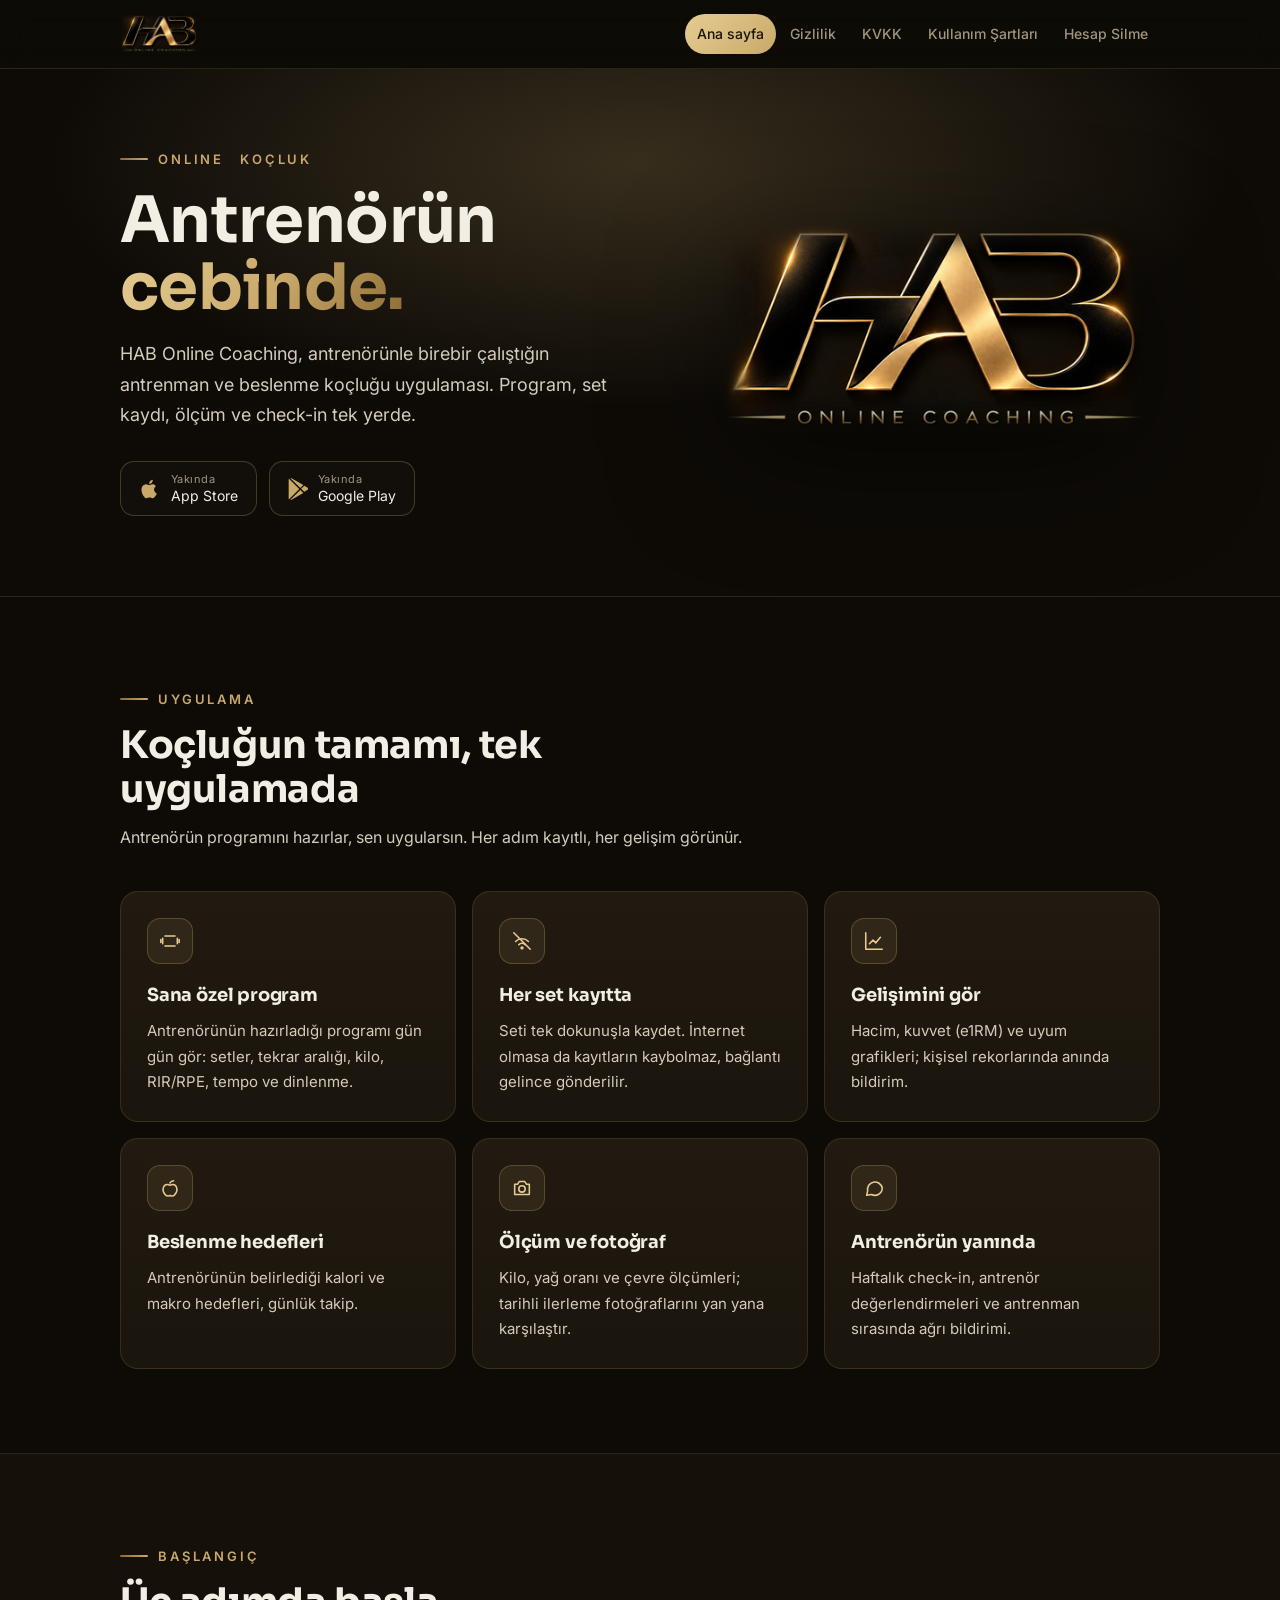
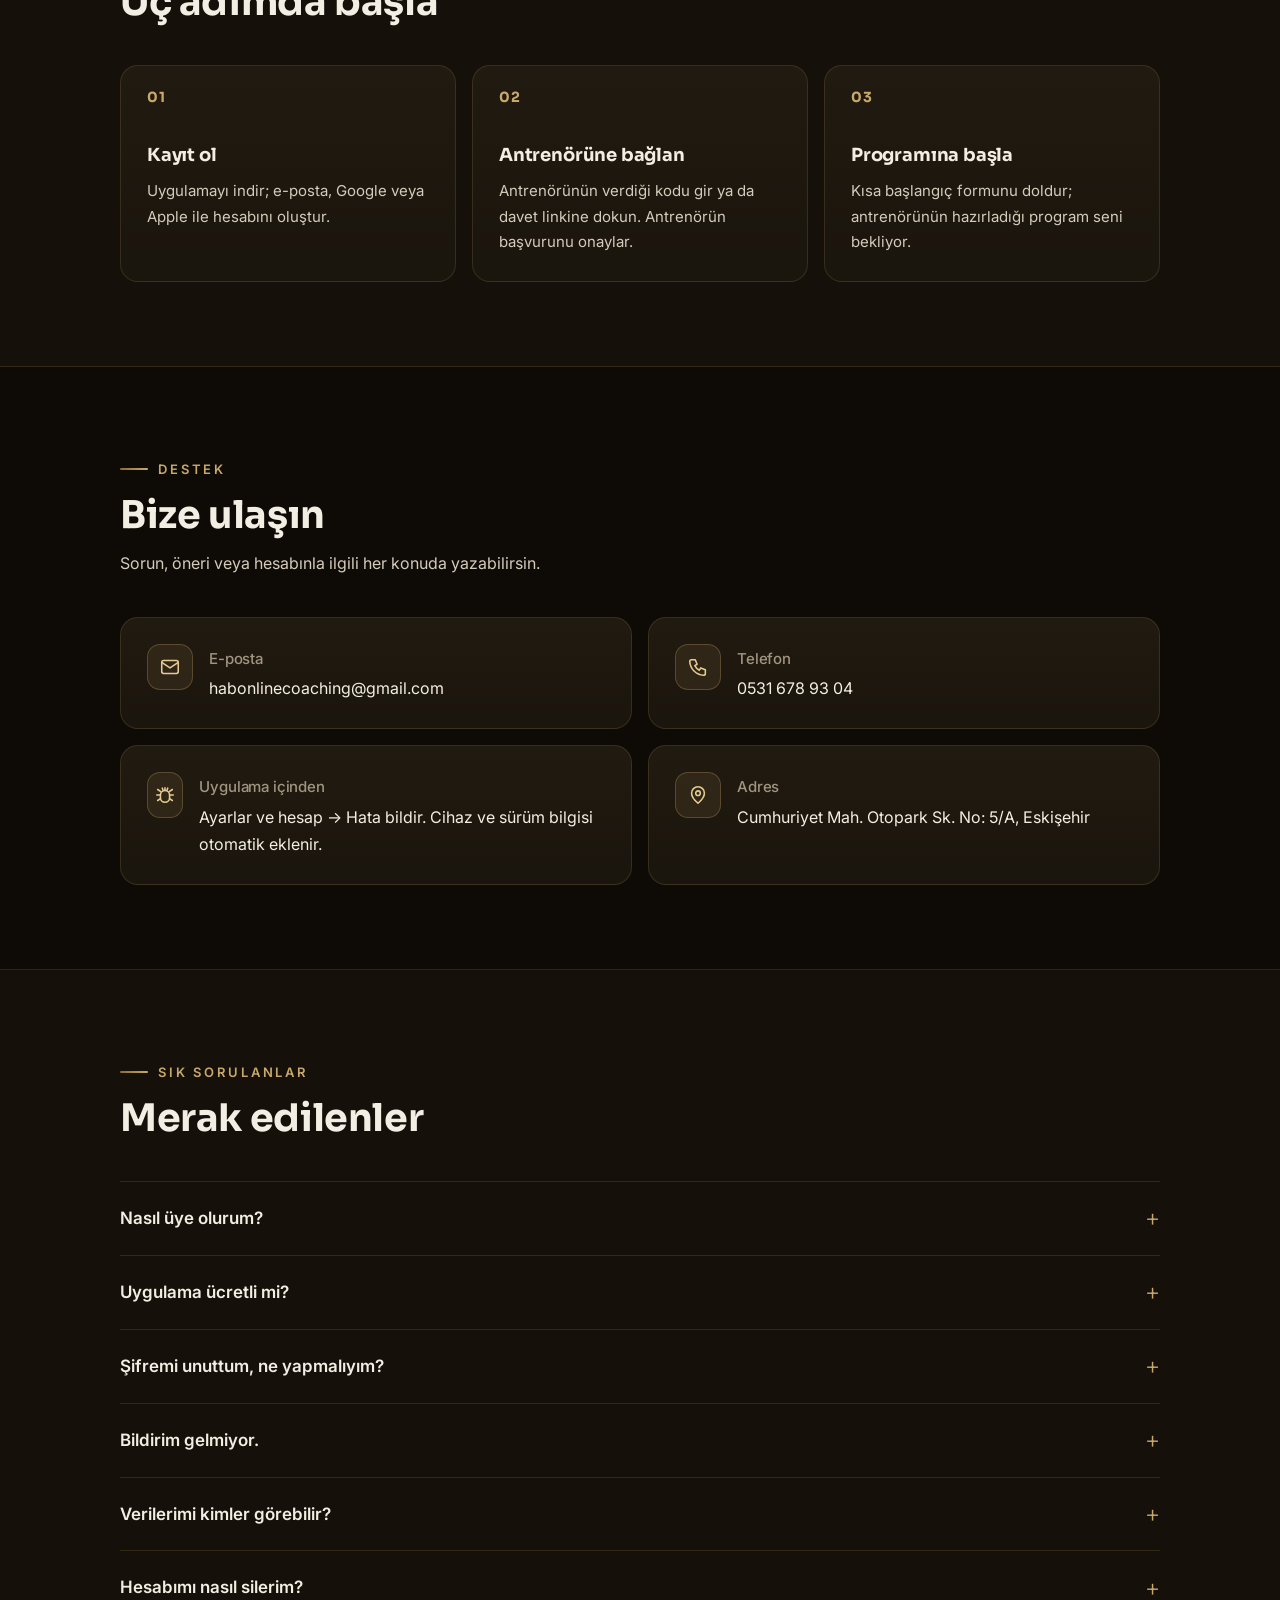
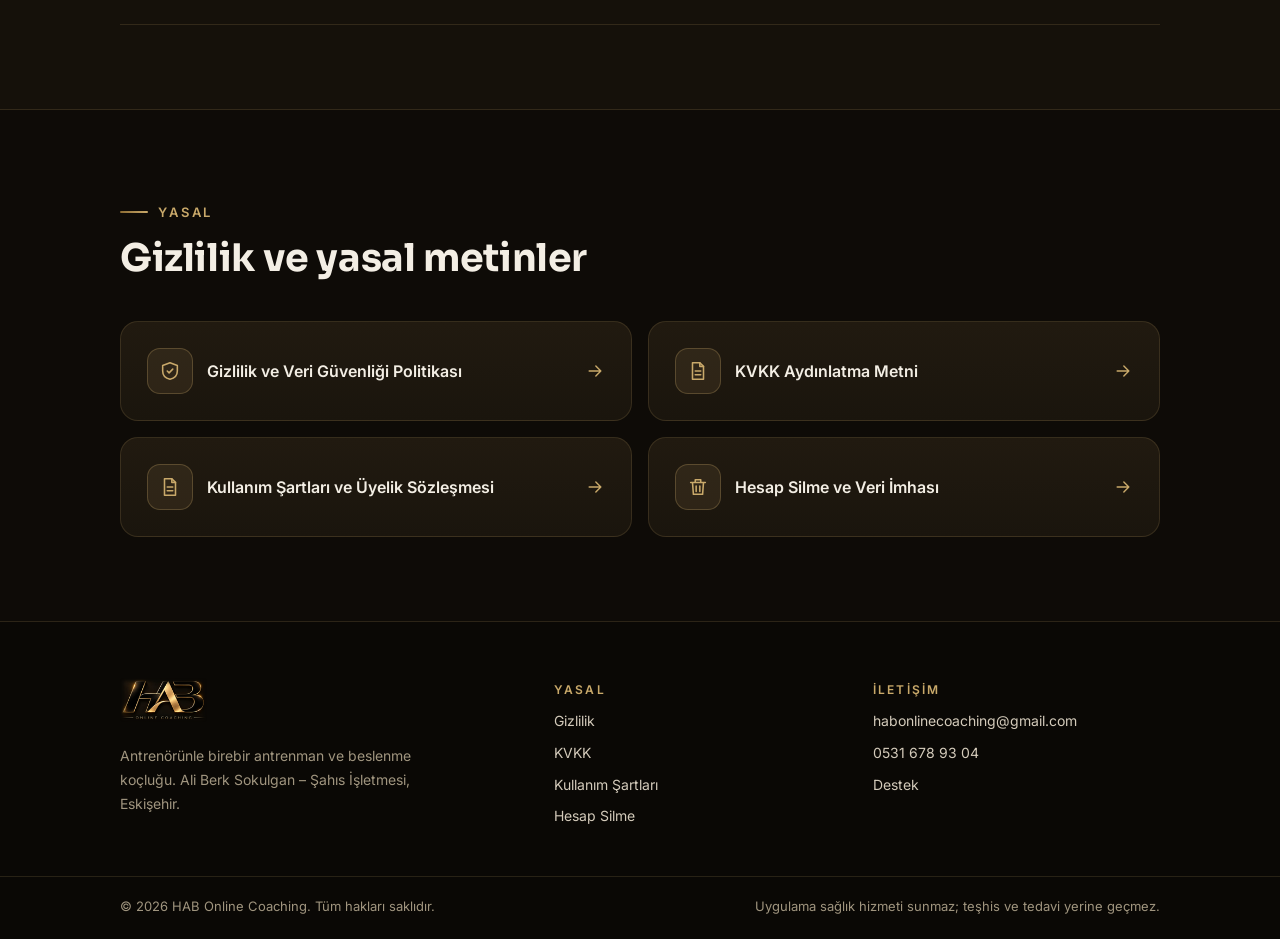
<file: index.html>
<!doctype html>
<html lang="tr">
<head>
<meta charset="utf-8">
<meta name="viewport" content="width=device-width,initial-scale=1">
<title>Antrenörün cebinde · HAB Online Coaching</title>
<meta name="description" content="HAB Online Coaching: antrenörünle birebir antrenman, beslenme ve gelişim takibi. Destek ve iletişim.">
<meta name="theme-color" content="#0E0B07">
<meta name="color-scheme" content="dark">
<link rel="icon" href="favicon.png">
<link rel="apple-touch-icon" href="icon.png">
<link rel="preconnect" href="https://fonts.googleapis.com"><link rel="preconnect" href="https://fonts.gstatic.com" crossorigin><link href="https://fonts.googleapis.com/css2?family=Inter:wght@400;500;600&family=Sora:wght@600;700&display=swap" rel="stylesheet">
<link rel="stylesheet" href="style.css?v=2">
</head>
<body>
<header class="top"><div class="wrap"><a class="logo" href="index.html" aria-label="HAB Online Coaching ana sayfa"><img src="wordmark-sm.png?v=2" alt="HAB Online Coaching" width="80" height="41"></a><nav class="menu"><a href="index.html" aria-current="page">Ana sayfa</a><a href="gizlilik.html">Gizlilik</a><a href="kvkk.html">KVKK</a><a href="kullanim-sartlari.html">Kullanım Şartları</a><a href="hesap-silme.html">Hesap Silme</a></nav></div></header>
<main>
<section class="hero"><div class="wrap">
<div>
<span class="eyebrow"><span lang="en">Online</span>&nbsp;koçluk</span>
<h1>Antrenörün <em>cebinde.</em></h1>
<p class="lead">HAB Online Coaching, antrenörünle birebir çalıştığın antrenman ve beslenme koçluğu uygulaması. Program, set kaydı, ölçüm ve check-in tek yerde.</p>
<div class="badges">
<span class="badge"><svg width="22" height="22" viewBox="0 0 24 24" fill="currentColor" aria-hidden="true"><path d="M16.4 12.6c0-2.5 2-3.6 2.1-3.7-1.2-1.7-3-1.9-3.6-2-1.5-.2-3 .9-3.8.9-.8 0-2-.9-3.3-.9-1.7 0-3.3 1-4.2 2.5-1.8 3.1-.5 7.7 1.3 10.2.9 1.2 1.9 2.6 3.2 2.6 1.3-.1 1.8-.8 3.3-.8 1.6 0 2 .8 3.4.8 1.4 0 2.3-1.3 3.1-2.5 1-1.4 1.4-2.8 1.4-2.9 0 0-2.7-1-2.9-4.2ZM14 5.2c.7-.8 1.2-2 1-3.2-1 .1-2.2.7-2.9 1.5-.6.7-1.2 1.9-1 3 1.1.1 2.2-.6 2.9-1.3Z"/></svg><span><small>Yakında</small>App Store</span></span>
<span class="badge"><svg width="20" height="22" viewBox="0 0 24 26" fill="currentColor" aria-hidden="true"><path d="M1.2.6C.9.9.8 1.4.8 2v22c0 .6.1 1.1.4 1.4l12.3-12.4L1.2.6Zm13.6 13.6 3.6 3.6-14.2 8.1c-.5.3-1 .3-1.4.1l12-11.8Zm0-2.4L2.8.1C3.2-.1 3.7 0 4.2.2l14.2 8.1-3.6 3.5Zm4.8-2.7 4 2.3c1.2.7 1.2 1.8 0 2.5l-4 2.3-3.9-3.6 3.9-3.5Z"/></svg><span><small>Yakında</small>Google Play</span></span>
</div>
</div>
<div class="hero-art"><img src="wordmark.png?v=2" alt="HAB Online Coaching logosu" width="480" height="245"></div>
</div></section>

<section class="block"><div class="wrap">
<div class="head"><span class="eyebrow">Uygulama</span><h2>Koçluğun tamamı, tek uygulamada</h2><p>Antrenörün programını hazırlar, sen uygularsın. Her adım kayıtlı, her gelişim görünür.</p></div>
<div class="grid g3"><div class="card"><div class="ico"><svg width="22" height="22" viewBox="0 0 24 24" fill="none" stroke="currentColor" stroke-width="1.7" stroke-linecap="round" stroke-linejoin="round" aria-hidden="true"><path d="M6.5 6.5h11M6.5 17.5h11M4 9v6M20 9v6M2 10.5v3M22 10.5v3"/></svg></div><h3>Sana özel program</h3><p>Antrenörünün hazırladığı programı gün gün gör: setler, tekrar aralığı, kilo, RIR/RPE, tempo ve dinlenme.</p></div><div class="card"><div class="ico"><svg width="22" height="22" viewBox="0 0 24 24" fill="none" stroke="currentColor" stroke-width="1.7" stroke-linecap="round" stroke-linejoin="round" aria-hidden="true"><path d="M5 12.5a10 10 0 0 1 14 0M8.5 16a5 5 0 0 1 7 0"/><circle cx="12" cy="19.5" r="1"/><path d="M3 3l18 18"/></svg></div><h3>Her set kayıtta</h3><p>Seti tek dokunuşla kaydet. İnternet olmasa da kayıtların kaybolmaz, bağlantı gelince gönderilir.</p></div><div class="card"><div class="ico"><svg width="22" height="22" viewBox="0 0 24 24" fill="none" stroke="currentColor" stroke-width="1.7" stroke-linecap="round" stroke-linejoin="round" aria-hidden="true"><path d="M3 3v18h18"/><path d="m7 15 4-4 3 3 5-6"/></svg></div><h3>Gelişimini gör</h3><p>Hacim, kuvvet (e1RM) ve uyum grafikleri; kişisel rekorlarında anında bildirim.</p></div><div class="card"><div class="ico"><svg width="22" height="22" viewBox="0 0 24 24" fill="none" stroke="currentColor" stroke-width="1.7" stroke-linecap="round" stroke-linejoin="round" aria-hidden="true"><path d="M12 6.5c.8-1.6 2.3-2.5 4-2.5"/><path d="M12 20c-1.5 1-3.5 1-5-.5C4.5 17 4 13.5 5 11c1-2.5 3.5-3.5 5.5-2.5.9.4 2.1.4 3 0 2-1 4.5 0 5.5 2.5 1 2.5.5 6-2 8.5-1.5 1.5-3.5 1.5-5 .5Z"/></svg></div><h3>Beslenme hedefleri</h3><p>Antrenörünün belirlediği kalori ve makro hedefleri, günlük takip.</p></div><div class="card"><div class="ico"><svg width="22" height="22" viewBox="0 0 24 24" fill="none" stroke="currentColor" stroke-width="1.7" stroke-linecap="round" stroke-linejoin="round" aria-hidden="true"><path d="M4 8h3l2-3h6l2 3h3v11H4z"/><circle cx="12" cy="13" r="3.5"/></svg></div><h3>Ölçüm ve fotoğraf</h3><p>Kilo, yağ oranı ve çevre ölçümleri; tarihli ilerleme fotoğraflarını yan yana karşılaştır.</p></div><div class="card"><div class="ico"><svg width="22" height="22" viewBox="0 0 24 24" fill="none" stroke="currentColor" stroke-width="1.7" stroke-linecap="round" stroke-linejoin="round" aria-hidden="true"><path d="M21 12a8 8 0 0 1-11.6 7.1L4 20l1-4.6A8 8 0 1 1 21 12Z"/></svg></div><h3>Antrenörün yanında</h3><p>Haftalık check-in, antrenör değerlendirmeleri ve antrenman sırasında ağrı bildirimi.</p></div></div>
</div></section>

<section class="block alt"><div class="wrap">
<div class="head"><span class="eyebrow">Başlangıç</span><h2>Üç adımda başla</h2></div>
<div class="grid g3 steps">
<div class="card step"><h3>Kayıt ol</h3><p>Uygulamayı indir; e-posta, Google veya Apple ile hesabını oluştur.</p></div>
<div class="card step"><h3>Antrenörüne bağlan</h3><p>Antrenörünün verdiği kodu gir ya da davet linkine dokun. Antrenörün başvurunu onaylar.</p></div>
<div class="card step"><h3>Programına başla</h3><p>Kısa başlangıç formunu doldur; antrenörünün hazırladığı program seni bekliyor.</p></div>
</div>
</div></section>

<section class="block" id="destek"><div class="wrap">
<div class="head"><span class="eyebrow">Destek</span><h2>Bize ulaşın</h2><p>Sorun, öneri veya hesabınla ilgili her konuda yazabilirsin.</p></div>
<div class="grid g2 contact">
<div class="card"><div class="ico"><svg width="22" height="22" viewBox="0 0 24 24" fill="none" stroke="currentColor" stroke-width="1.7" stroke-linecap="round" stroke-linejoin="round" aria-hidden="true"><rect x="3" y="5" width="18" height="14" rx="2"/><path d="m3 7 9 6 9-6"/></svg></div><div><h3>E-posta</h3><p><a href="mailto:habonlinecoaching@gmail.com">habonlinecoaching@gmail.com</a></p></div></div>
<div class="card"><div class="ico"><svg width="22" height="22" viewBox="0 0 24 24" fill="none" stroke="currentColor" stroke-width="1.7" stroke-linecap="round" stroke-linejoin="round" aria-hidden="true"><path d="M5 4h4l2 5-2.5 1.5a11 11 0 0 0 5 5L15 13l5 2v4a2 2 0 0 1-2 2A16 16 0 0 1 3 6a2 2 0 0 1 2-2Z"/></svg></div><div><h3>Telefon</h3><p><a href="tel:+905316789304">0531 678 93 04</a></p></div></div>
<div class="card"><div class="ico"><svg width="22" height="22" viewBox="0 0 24 24" fill="none" stroke="currentColor" stroke-width="1.7" stroke-linecap="round" stroke-linejoin="round" aria-hidden="true"><rect x="7" y="7" width="10" height="13" rx="5"/><path d="M12 7V4M9 4.5 10 7M15 4.5 14 7M3 12h4M17 12h4M4 18l3-2M20 18l-3-2M4 6l3 2M20 6l-3 2"/></svg></div><div><h3>Uygulama içinden</h3><p>Ayarlar ve hesap → Hata bildir. Cihaz ve sürüm bilgisi otomatik eklenir.</p></div></div>
<div class="card"><div class="ico"><svg width="22" height="22" viewBox="0 0 24 24" fill="none" stroke="currentColor" stroke-width="1.7" stroke-linecap="round" stroke-linejoin="round" aria-hidden="true"><path d="M12 21s-7-6-7-11a7 7 0 0 1 14 0c0 5-7 11-7 11Z"/><circle cx="12" cy="10" r="2.5"/></svg></div><div><h3>Adres</h3><p>Cumhuriyet Mah. Otopark Sk. No: 5/A, Eskişehir</p></div></div>
</div>
</div></section>

<section class="block alt"><div class="wrap">
<div class="head"><span class="eyebrow">Sık sorulanlar</span><h2>Merak edilenler</h2></div>
<details><summary>Nasıl üye olurum?</summary><p>Uygulamayı indirip e-posta, Google veya Apple ile kayıt ol. Ardından antrenörünün verdiği kodu ya da davet linkini kullanarak başvur. Antrenörün onaylayınca kısa bir başlangıç formu doldurursun ve programın seni bekler.</p></details><details><summary>Uygulama ücretli mi?</summary><p>Uygulamayı indirmek ücretsizdir; uygulama içinde satın alma ya da reklam yoktur. Koçluk üyeliği antrenörünle aranızda belirlenir.</p></details><details><summary>Şifremi unuttum, ne yapmalıyım?</summary><p>Giriş ekranında <strong>Şifremi unuttum</strong>'a dokun; e-postana sıfırlama bağlantısı gelir.</p></details><details><summary>Bildirim gelmiyor.</summary><p>Telefonunun ayarlarından HAB Online Coaching için bildirim izninin açık olduğunu, uygulamada da <strong>Ayarlar ve hesap → Bildirim tercihleri</strong> bölümünü kontrol et.</p></details><details><summary>Verilerimi kimler görebilir?</summary><p>Verilerini yalnızca sen ve bağlı olduğun antrenörün görebilir. Ayrıntılar <a href="gizlilik.html">Gizlilik Politikası</a>'nda.</p></details><details><summary>Hesabımı nasıl silerim?</summary><p>Uygulamada <strong>Profil → Ayarlar ve hesap → Hesabımı sil</strong> yolunu izle. Adımların tamamı <a href="hesap-silme.html">Hesap Silme</a> sayfasında.</p></details>
</div></section>

<section class="block"><div class="wrap">
<div class="head"><span class="eyebrow">Yasal</span><h2>Gizlilik ve yasal metinler</h2></div>
<div class="grid g2 links">
<a class="card" href="gizlilik.html"><div class="ico"><svg width="22" height="22" viewBox="0 0 24 24" fill="none" stroke="currentColor" stroke-width="1.7" stroke-linecap="round" stroke-linejoin="round" aria-hidden="true"><path d="M12 3 4 6v6c0 5 3.5 8 8 9 4.5-1 8-4 8-9V6z"/><path d="m9 12 2 2 4-4"/></svg></div><span>Gizlilik ve Veri Güvenliği Politikası</span><svg width="20" height="20" viewBox="0 0 24 24" fill="none" stroke="currentColor" stroke-width="1.7" stroke-linecap="round" stroke-linejoin="round" aria-hidden="true"><path d="M5 12h14M13 6l6 6-6 6"/></svg></a>
<a class="card" href="kvkk.html"><div class="ico"><svg width="22" height="22" viewBox="0 0 24 24" fill="none" stroke="currentColor" stroke-width="1.7" stroke-linecap="round" stroke-linejoin="round" aria-hidden="true"><path d="M14 3H6v18h12V7z"/><path d="M14 3v4h4M9 12h6M9 16h6"/></svg></div><span>KVKK Aydınlatma Metni</span><svg width="20" height="20" viewBox="0 0 24 24" fill="none" stroke="currentColor" stroke-width="1.7" stroke-linecap="round" stroke-linejoin="round" aria-hidden="true"><path d="M5 12h14M13 6l6 6-6 6"/></svg></a>
<a class="card" href="kullanim-sartlari.html"><div class="ico"><svg width="22" height="22" viewBox="0 0 24 24" fill="none" stroke="currentColor" stroke-width="1.7" stroke-linecap="round" stroke-linejoin="round" aria-hidden="true"><path d="M14 3H6v18h12V7z"/><path d="M14 3v4h4M9 12h6M9 16h6"/></svg></div><span>Kullanım Şartları ve Üyelik Sözleşmesi</span><svg width="20" height="20" viewBox="0 0 24 24" fill="none" stroke="currentColor" stroke-width="1.7" stroke-linecap="round" stroke-linejoin="round" aria-hidden="true"><path d="M5 12h14M13 6l6 6-6 6"/></svg></a>
<a class="card" href="hesap-silme.html"><div class="ico"><svg width="22" height="22" viewBox="0 0 24 24" fill="none" stroke="currentColor" stroke-width="1.7" stroke-linecap="round" stroke-linejoin="round" aria-hidden="true"><path d="M4 7h16M10 11v6M14 11v6M6 7l1 13h10l1-13M9 7V4h6v3"/></svg></div><span>Hesap Silme ve Veri İmhası</span><svg width="20" height="20" viewBox="0 0 24 24" fill="none" stroke="currentColor" stroke-width="1.7" stroke-linecap="round" stroke-linejoin="round" aria-hidden="true"><path d="M5 12h14M13 6l6 6-6 6"/></svg></a>
</div>
</div></section>

</main>
<footer>
<div class="wrap">
<div><img src="wordmark-sm.png?v=2" alt="HAB Online Coaching" width="86" height="44"><p>Antrenörünle birebir antrenman ve beslenme koçluğu. Ali Berk Sokulgan – Şahıs İşletmesi, Eskişehir.</p></div>
<div><h4>Yasal</h4><ul><li><a href="gizlilik.html">Gizlilik</a></li><li><a href="kvkk.html">KVKK</a></li><li><a href="kullanim-sartlari.html">Kullanım Şartları</a></li><li><a href="hesap-silme.html">Hesap Silme</a></li></ul></div>
<div><h4>İletişim</h4><ul><li><a href="mailto:habonlinecoaching@gmail.com">habonlinecoaching@gmail.com</a></li><li><a href="tel:+905316789304">0531 678 93 04</a></li><li><a href="index.html#destek">Destek</a></li></ul></div>
</div>
<div class="copy"><div class="wrap"><span>© 2026 HAB Online Coaching. Tüm hakları saklıdır.</span><span>Uygulama sağlık hizmeti sunmaz; teşhis ve tedavi yerine geçmez.</span></div></div>
</footer>
</body>
</html>
</file>
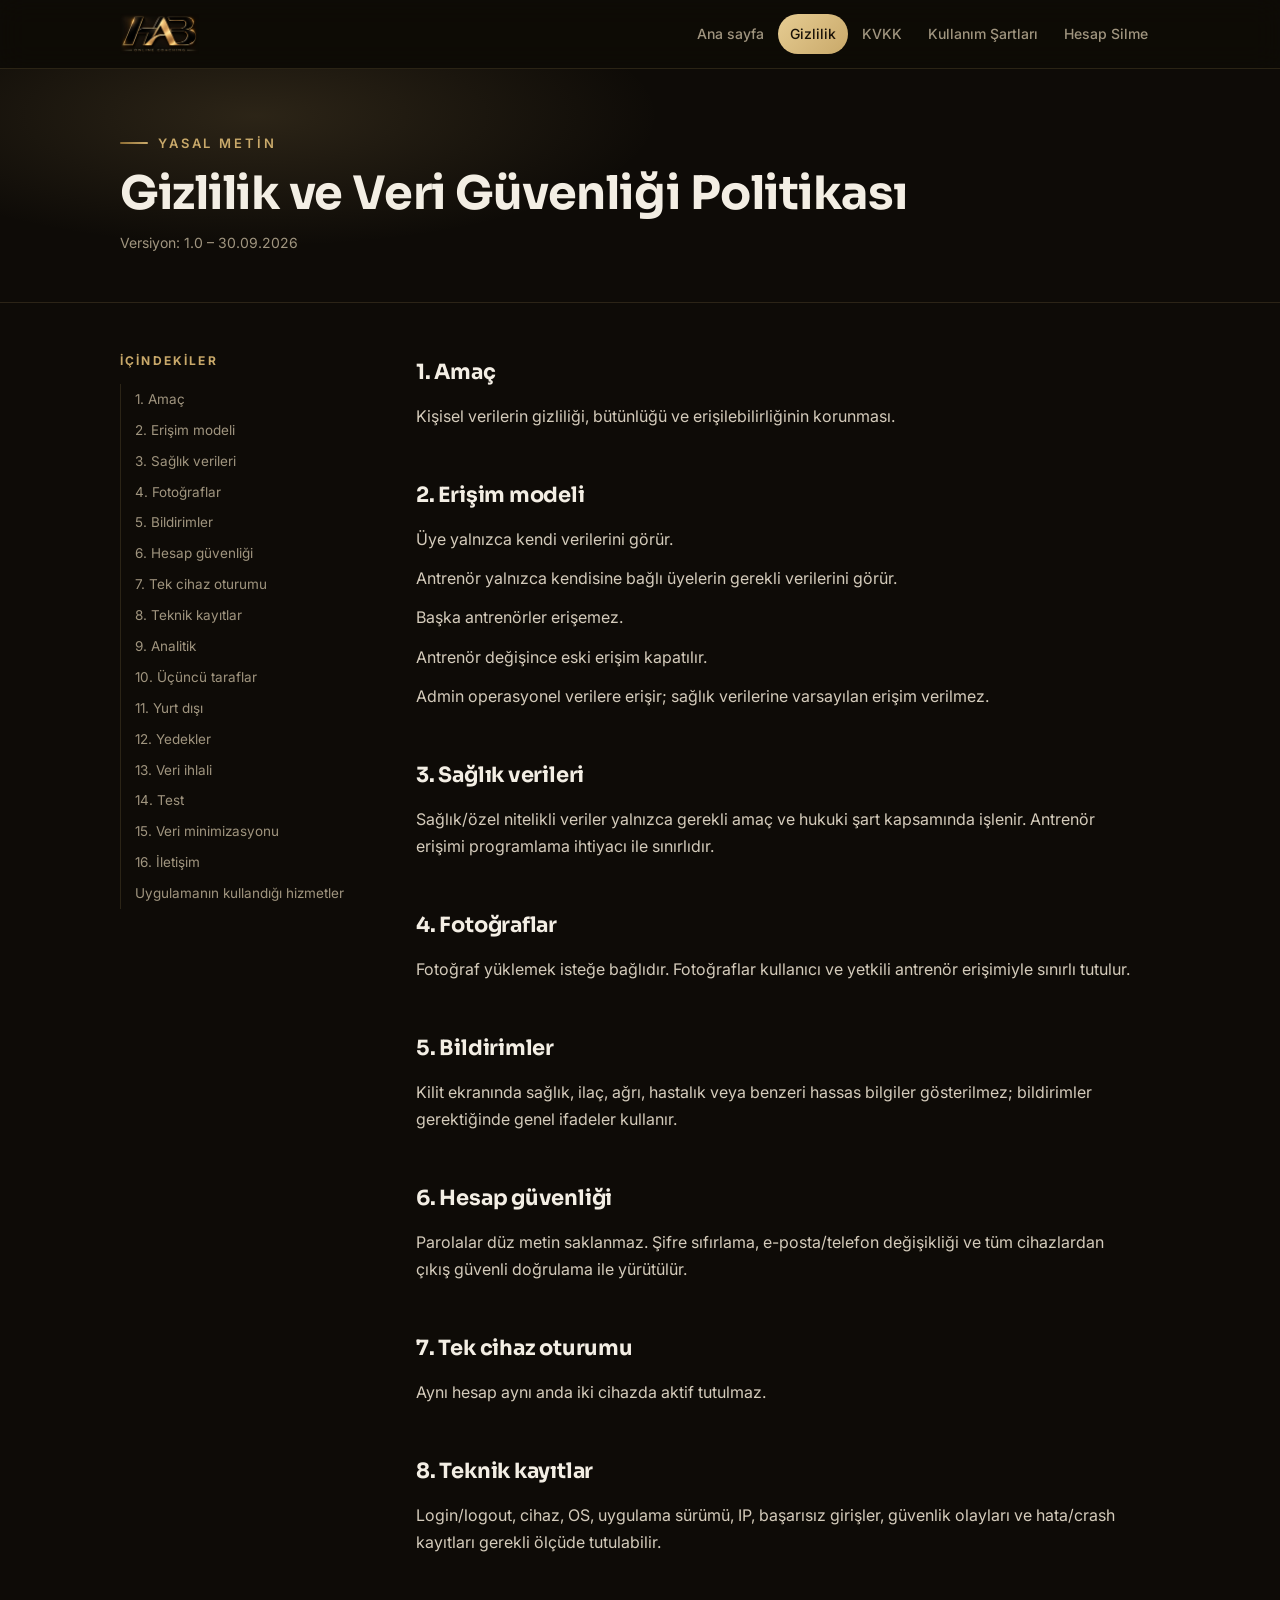
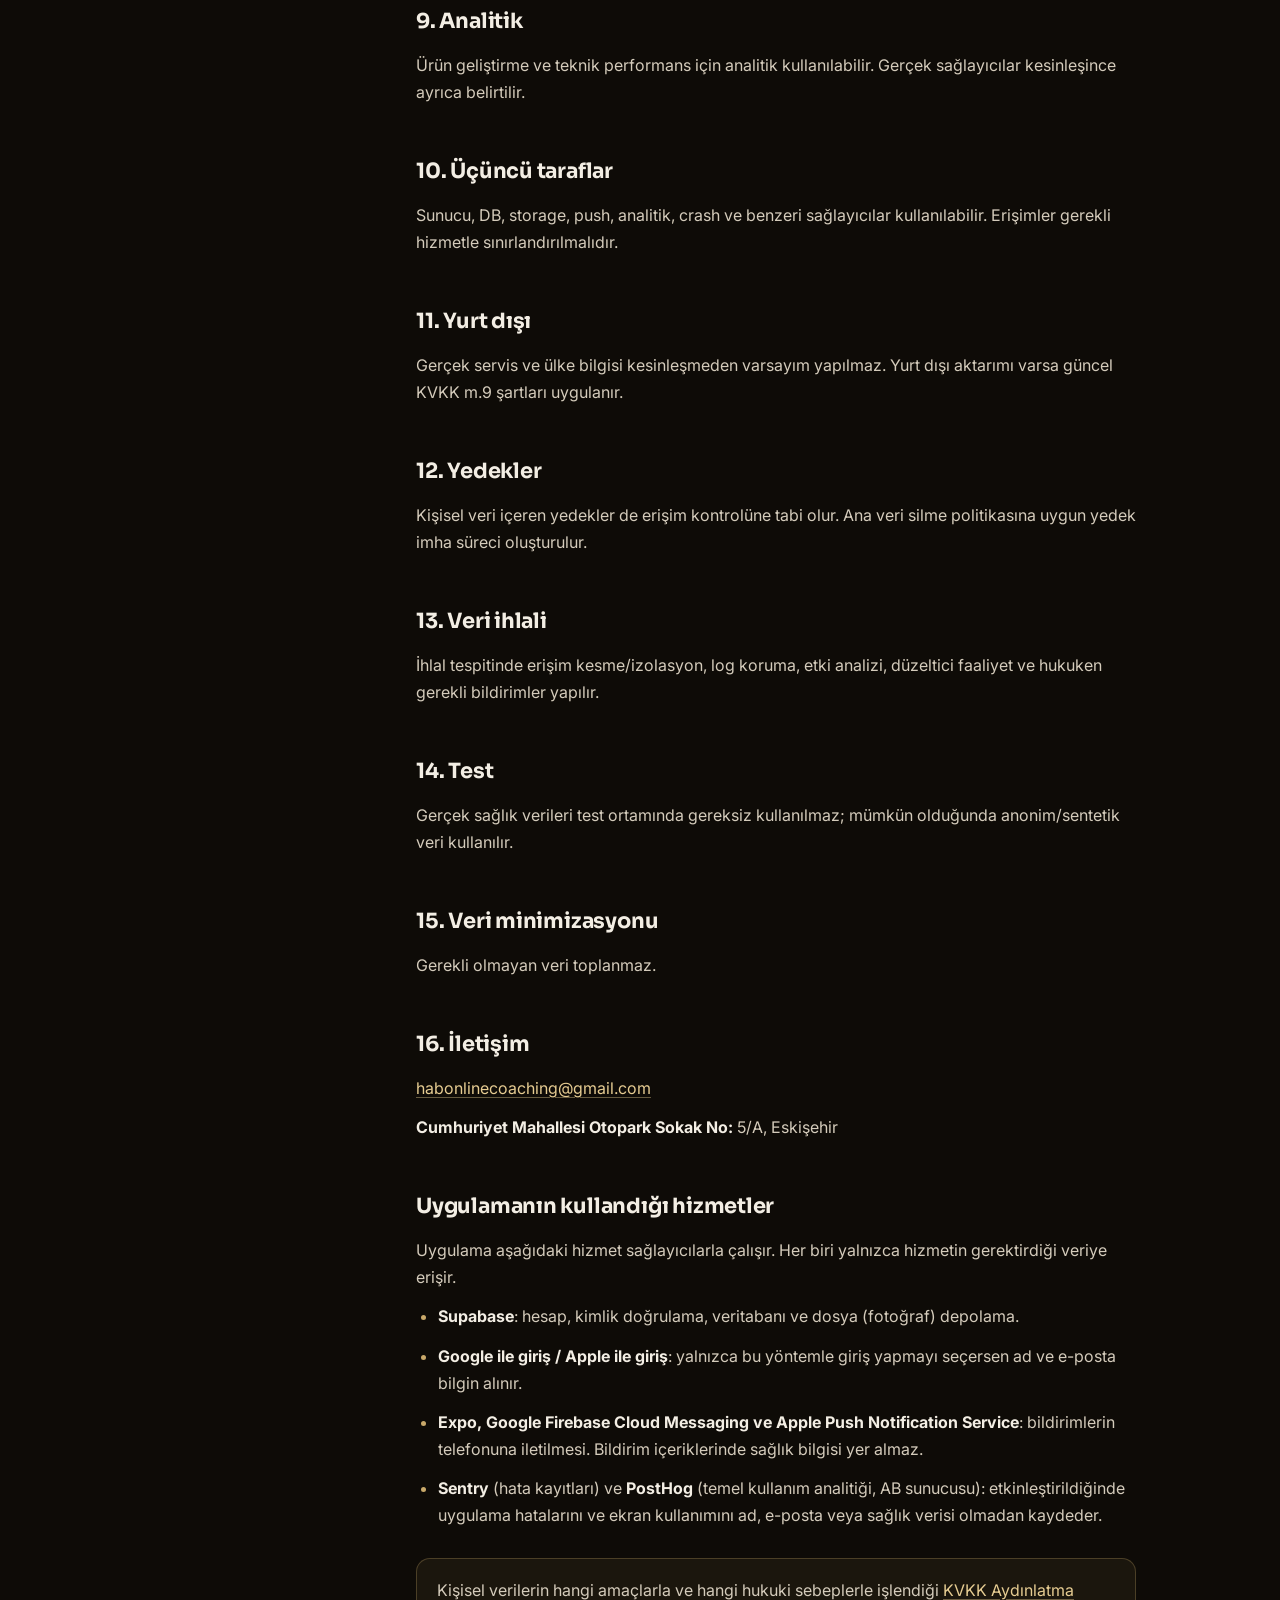
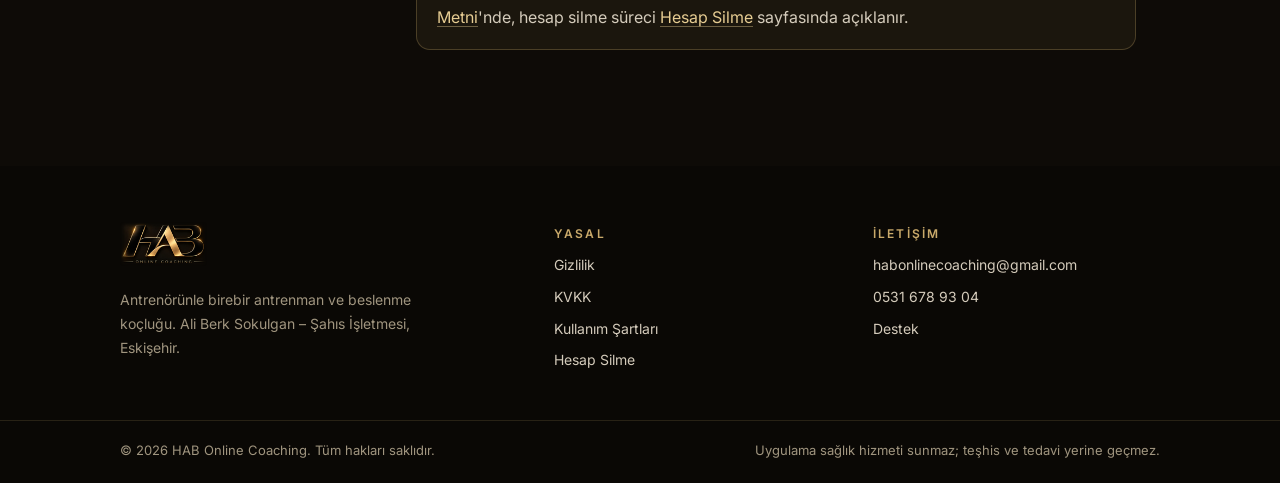
<file: gizlilik.html>
<!doctype html>
<html lang="tr">
<head>
<meta charset="utf-8">
<meta name="viewport" content="width=device-width,initial-scale=1">
<title>Gizlilik ve Veri Güvenliği Politikası · HAB Online Coaching</title>
<meta name="description" content="HAB Online Coaching mobil uygulamasının gizlilik ve veri güvenliği politikası.">
<meta name="theme-color" content="#0E0B07">
<meta name="color-scheme" content="dark">
<link rel="icon" href="favicon.png">
<link rel="apple-touch-icon" href="icon.png">
<link rel="preconnect" href="https://fonts.googleapis.com"><link rel="preconnect" href="https://fonts.gstatic.com" crossorigin><link href="https://fonts.googleapis.com/css2?family=Inter:wght@400;500;600&family=Sora:wght@600;700&display=swap" rel="stylesheet">
<link rel="stylesheet" href="style.css?v=2">
</head>
<body>
<header class="top"><div class="wrap"><a class="logo" href="index.html" aria-label="HAB Online Coaching ana sayfa"><img src="wordmark-sm.png?v=2" alt="HAB Online Coaching" width="80" height="41"></a><nav class="menu"><a href="index.html">Ana sayfa</a><a href="gizlilik.html" aria-current="page">Gizlilik</a><a href="kvkk.html">KVKK</a><a href="kullanim-sartlari.html">Kullanım Şartları</a><a href="hesap-silme.html">Hesap Silme</a></nav></div></header>
<main>
<div class="page-head"><div class="wrap"><span class="eyebrow">Yasal metin</span><h1>Gizlilik ve Veri Güvenliği Politikası</h1><p class="meta">Versiyon: 1.0 – 30.09.2026</p></div></div>
<div class="wrap doc"><aside class="toc"><b>İçindekiler</b><a href="#1-amac">1. Amaç</a><a href="#2-erisim-modeli">2. Erişim modeli</a><a href="#3-saglik-verileri">3. Sağlık verileri</a><a href="#4-fotograflar">4. Fotoğraflar</a><a href="#5-bildirimler">5. Bildirimler</a><a href="#6-hesap-guvenligi">6. Hesap güvenliği</a><a href="#7-tek-cihaz-oturumu">7. Tek cihaz oturumu</a><a href="#8-teknik-kayitlar">8. Teknik kayıtlar</a><a href="#9-analitik">9. Analitik</a><a href="#10-ucuncu-taraflar">10. Üçüncü taraflar</a><a href="#11-yurt-disi">11. Yurt dışı</a><a href="#12-yedekler">12. Yedekler</a><a href="#13-veri-ihlali">13. Veri ihlali</a><a href="#14-test">14. Test</a><a href="#15-veri-minimizasyonu">15. Veri minimizasyonu</a><a href="#16-iletisim">16. İletişim</a><a href="#hizmetler">Uygulamanın kullandığı hizmetler</a></aside><article class="prose"><h2 id="1-amac">1. Amaç</h2>
<p>Kişisel verilerin gizliliği, bütünlüğü ve erişilebilirliğinin korunması.</p>
<h2 id="2-erisim-modeli">2. Erişim modeli</h2>
<p>Üye yalnızca kendi verilerini görür.</p>
<p>Antrenör yalnızca kendisine bağlı üyelerin gerekli verilerini görür.</p>
<p>Başka antrenörler erişemez.</p>
<p>Antrenör değişince eski erişim kapatılır.</p>
<p>Admin operasyonel verilere erişir; sağlık verilerine varsayılan erişim verilmez.</p>
<h2 id="3-saglik-verileri">3. Sağlık verileri</h2>
<p>Sağlık/özel nitelikli veriler yalnızca gerekli amaç ve hukuki şart kapsamında işlenir. Antrenör erişimi programlama ihtiyacı ile sınırlıdır.</p>
<h2 id="4-fotograflar">4. Fotoğraflar</h2>
<p>Fotoğraf yüklemek isteğe bağlıdır. Fotoğraflar kullanıcı ve yetkili antrenör erişimiyle sınırlı tutulur.</p>
<h2 id="5-bildirimler">5. Bildirimler</h2>
<p>Kilit ekranında sağlık, ilaç, ağrı, hastalık veya benzeri hassas bilgiler gösterilmez; bildirimler gerektiğinde genel ifadeler kullanır.</p>
<h2 id="6-hesap-guvenligi">6. Hesap güvenliği</h2>
<p>Parolalar düz metin saklanmaz. Şifre sıfırlama, e-posta/telefon değişikliği ve tüm cihazlardan çıkış güvenli doğrulama ile yürütülür.</p>
<h2 id="7-tek-cihaz-oturumu">7. Tek cihaz oturumu</h2>
<p>Aynı hesap aynı anda iki cihazda aktif tutulmaz.</p>
<h2 id="8-teknik-kayitlar">8. Teknik kayıtlar</h2>
<p>Login/logout, cihaz, OS, uygulama sürümü, IP, başarısız girişler, güvenlik olayları ve hata/crash kayıtları gerekli ölçüde tutulabilir.</p>
<h2 id="9-analitik">9. Analitik</h2>
<p>Ürün geliştirme ve teknik performans için analitik kullanılabilir. Gerçek sağlayıcılar kesinleşince ayrıca belirtilir.</p>
<h2 id="10-ucuncu-taraflar">10. Üçüncü taraflar</h2>
<p>Sunucu, DB, storage, push, analitik, crash ve benzeri sağlayıcılar kullanılabilir. Erişimler gerekli hizmetle sınırlandırılmalıdır.</p>
<h2 id="11-yurt-disi">11. Yurt dışı</h2>
<p>Gerçek servis ve ülke bilgisi kesinleşmeden varsayım yapılmaz. Yurt dışı aktarımı varsa güncel KVKK m.9 şartları uygulanır.</p>
<h2 id="12-yedekler">12. Yedekler</h2>
<p>Kişisel veri içeren yedekler de erişim kontrolüne tabi olur. Ana veri silme politikasına uygun yedek imha süreci oluşturulur.</p>
<h2 id="13-veri-ihlali">13. Veri ihlali</h2>
<p>İhlal tespitinde erişim kesme/izolasyon, log koruma, etki analizi, düzeltici faaliyet ve hukuken gerekli bildirimler yapılır.</p>
<h2 id="14-test">14. Test</h2>
<p>Gerçek sağlık verileri test ortamında gereksiz kullanılmaz; mümkün olduğunda anonim/sentetik veri kullanılır.</p>
<h2 id="15-veri-minimizasyonu">15. Veri minimizasyonu</h2>
<p>Gerekli olmayan veri toplanmaz.</p>
<h2 id="16-iletisim">16. İletişim</h2>
<p><a href="mailto:habonlinecoaching@gmail.com">habonlinecoaching@gmail.com</a></p>
<p><strong>Cumhuriyet Mahallesi Otopark Sokak No:</strong> 5/A, Eskişehir</p><h2 id="hizmetler">Uygulamanın kullandığı hizmetler</h2>
<p>Uygulama aşağıdaki hizmet sağlayıcılarla çalışır. Her biri yalnızca hizmetin gerektirdiği veriye erişir.</p>
<ul>
<li><strong>Supabase</strong>: hesap, kimlik doğrulama, veritabanı ve dosya (fotoğraf) depolama.</li>
<li><strong>Google ile giriş / Apple ile giriş</strong>: yalnızca bu yöntemle giriş yapmayı seçersen ad ve e-posta bilgin alınır.</li>
<li><strong>Expo, Google Firebase Cloud Messaging ve Apple Push Notification Service</strong>: bildirimlerin telefonuna iletilmesi. Bildirim içeriklerinde sağlık bilgisi yer almaz.</li>
<li><strong>Sentry</strong> (hata kayıtları) ve <strong>PostHog</strong> (temel kullanım analitiği, AB sunucusu): etkinleştirildiğinde uygulama hatalarını ve ekran kullanımını ad, e-posta veya sağlık verisi olmadan kaydeder.</li>
</ul>
<div class="callout">Kişisel verilerin hangi amaçlarla ve hangi hukuki sebeplerle işlendiği <a href="kvkk.html">KVKK Aydınlatma Metni</a>'nde, hesap silme süreci <a href="hesap-silme.html">Hesap Silme</a> sayfasında açıklanır.</div>
</article></div>
</main>
<footer>
<div class="wrap">
<div><img src="wordmark-sm.png?v=2" alt="HAB Online Coaching" width="86" height="44"><p>Antrenörünle birebir antrenman ve beslenme koçluğu. Ali Berk Sokulgan – Şahıs İşletmesi, Eskişehir.</p></div>
<div><h4>Yasal</h4><ul><li><a href="gizlilik.html">Gizlilik</a></li><li><a href="kvkk.html">KVKK</a></li><li><a href="kullanim-sartlari.html">Kullanım Şartları</a></li><li><a href="hesap-silme.html">Hesap Silme</a></li></ul></div>
<div><h4>İletişim</h4><ul><li><a href="mailto:habonlinecoaching@gmail.com">habonlinecoaching@gmail.com</a></li><li><a href="tel:+905316789304">0531 678 93 04</a></li><li><a href="index.html#destek">Destek</a></li></ul></div>
</div>
<div class="copy"><div class="wrap"><span>© 2026 HAB Online Coaching. Tüm hakları saklıdır.</span><span>Uygulama sağlık hizmeti sunmaz; teşhis ve tedavi yerine geçmez.</span></div></div>
</footer>
</body>
</html>
</file>
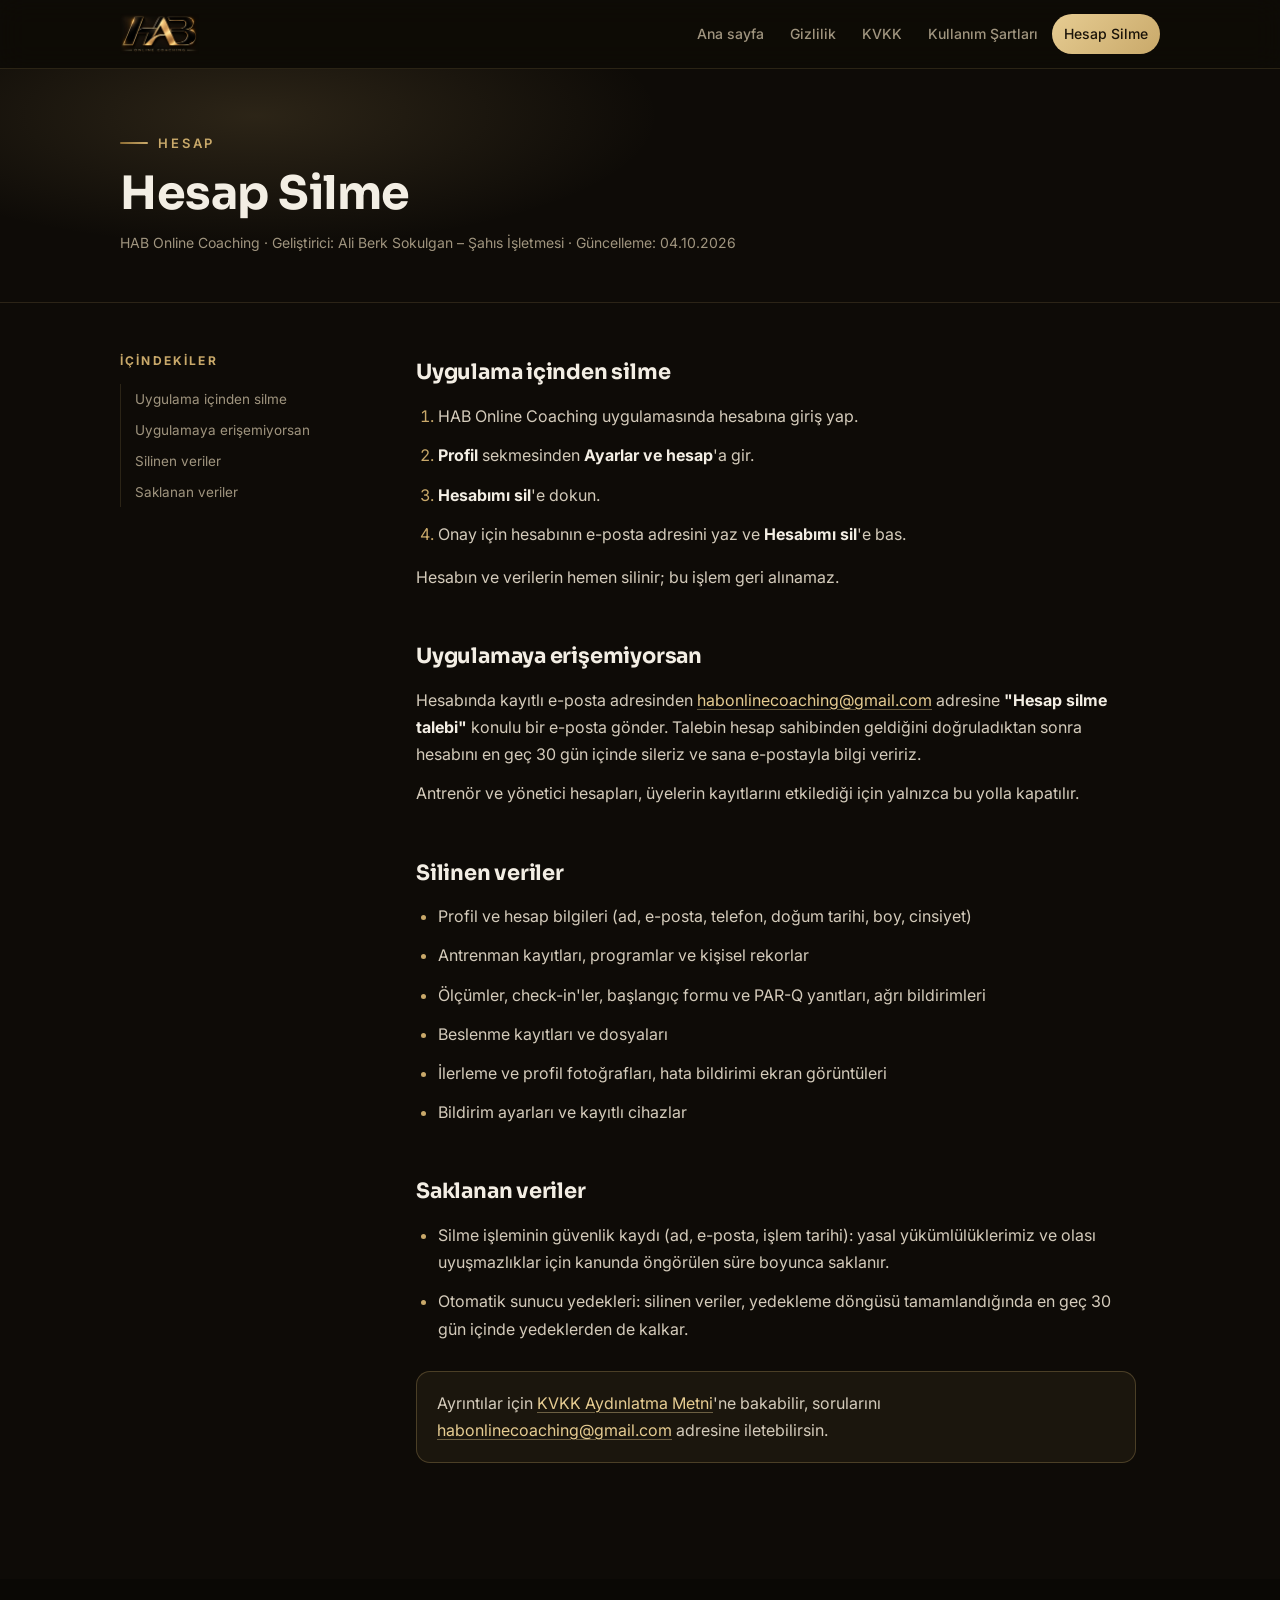
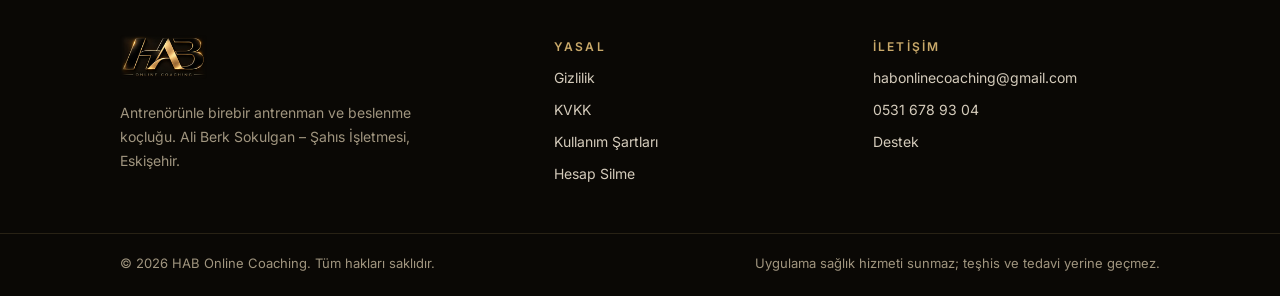
<file: hesap-silme.html>
<!doctype html>
<html lang="tr">
<head>
<meta charset="utf-8">
<meta name="viewport" content="width=device-width,initial-scale=1">
<title>Hesap Silme · HAB Online Coaching</title>
<meta name="description" content="HAB Online Coaching hesabını ve verilerini silme adımları.">
<meta name="theme-color" content="#0E0B07">
<meta name="color-scheme" content="dark">
<link rel="icon" href="favicon.png">
<link rel="apple-touch-icon" href="icon.png">
<link rel="preconnect" href="https://fonts.googleapis.com"><link rel="preconnect" href="https://fonts.gstatic.com" crossorigin><link href="https://fonts.googleapis.com/css2?family=Inter:wght@400;500;600&family=Sora:wght@600;700&display=swap" rel="stylesheet">
<link rel="stylesheet" href="style.css?v=2">
</head>
<body>
<header class="top"><div class="wrap"><a class="logo" href="index.html" aria-label="HAB Online Coaching ana sayfa"><img src="wordmark-sm.png?v=2" alt="HAB Online Coaching" width="80" height="41"></a><nav class="menu"><a href="index.html">Ana sayfa</a><a href="gizlilik.html">Gizlilik</a><a href="kvkk.html">KVKK</a><a href="kullanim-sartlari.html">Kullanım Şartları</a><a href="hesap-silme.html" aria-current="page">Hesap Silme</a></nav></div></header>
<main>
<div class="page-head"><div class="wrap"><span class="eyebrow">Hesap</span><h1>Hesap Silme</h1><p class="meta">HAB Online Coaching · Geliştirici: Ali Berk Sokulgan – Şahıs İşletmesi · Güncelleme: 04.10.2026</p></div></div>
<div class="wrap doc"><aside class="toc"><b>İçindekiler</b><a href="#uygulama-icinden">Uygulama içinden silme</a><a href="#e-posta-ile">Uygulamaya erişemiyorsan</a><a href="#silinen-veriler">Silinen veriler</a><a href="#saklanan-veriler">Saklanan veriler</a></aside><article class="prose"><h2 id="uygulama-icinden">Uygulama içinden silme</h2>
<ol>
<li>HAB Online Coaching uygulamasında hesabına giriş yap.</li>
<li><strong>Profil</strong> sekmesinden <strong>Ayarlar ve hesap</strong>'a gir.</li>
<li><strong>Hesabımı sil</strong>'e dokun.</li>
<li>Onay için hesabının e-posta adresini yaz ve <strong>Hesabımı sil</strong>'e bas.</li>
</ol>
<p>Hesabın ve verilerin hemen silinir; bu işlem geri alınamaz.</p>
<h2 id="e-posta-ile">Uygulamaya erişemiyorsan</h2>
<p>Hesabında kayıtlı e-posta adresinden <a href="mailto:habonlinecoaching@gmail.com?subject=Hesap%20silme%20talebi">habonlinecoaching@gmail.com</a> adresine <strong>"Hesap silme talebi"</strong> konulu bir e-posta gönder. Talebin hesap sahibinden geldiğini doğruladıktan sonra hesabını en geç 30 gün içinde sileriz ve sana e-postayla bilgi veririz.</p>
<p>Antrenör ve yönetici hesapları, üyelerin kayıtlarını etkilediği için yalnızca bu yolla kapatılır.</p>
<h2 id="silinen-veriler">Silinen veriler</h2>
<ul>
<li>Profil ve hesap bilgileri (ad, e-posta, telefon, doğum tarihi, boy, cinsiyet)</li>
<li>Antrenman kayıtları, programlar ve kişisel rekorlar</li>
<li>Ölçümler, check-in'ler, başlangıç formu ve PAR-Q yanıtları, ağrı bildirimleri</li>
<li>Beslenme kayıtları ve dosyaları</li>
<li>İlerleme ve profil fotoğrafları, hata bildirimi ekran görüntüleri</li>
<li>Bildirim ayarları ve kayıtlı cihazlar</li>
</ul>
<h2 id="saklanan-veriler">Saklanan veriler</h2>
<ul>
<li>Silme işleminin güvenlik kaydı (ad, e-posta, işlem tarihi): yasal yükümlülüklerimiz ve olası uyuşmazlıklar için kanunda öngörülen süre boyunca saklanır.</li>
<li>Otomatik sunucu yedekleri: silinen veriler, yedekleme döngüsü tamamlandığında en geç 30 gün içinde yedeklerden de kalkar.</li>
</ul>
<div class="callout">Ayrıntılar için <a href="kvkk.html">KVKK Aydınlatma Metni</a>'ne bakabilir, sorularını <a href="mailto:habonlinecoaching@gmail.com">habonlinecoaching@gmail.com</a> adresine iletebilirsin.</div>
</article></div>
</main>
<footer>
<div class="wrap">
<div><img src="wordmark-sm.png?v=2" alt="HAB Online Coaching" width="86" height="44"><p>Antrenörünle birebir antrenman ve beslenme koçluğu. Ali Berk Sokulgan – Şahıs İşletmesi, Eskişehir.</p></div>
<div><h4>Yasal</h4><ul><li><a href="gizlilik.html">Gizlilik</a></li><li><a href="kvkk.html">KVKK</a></li><li><a href="kullanim-sartlari.html">Kullanım Şartları</a></li><li><a href="hesap-silme.html">Hesap Silme</a></li></ul></div>
<div><h4>İletişim</h4><ul><li><a href="mailto:habonlinecoaching@gmail.com">habonlinecoaching@gmail.com</a></li><li><a href="tel:+905316789304">0531 678 93 04</a></li><li><a href="index.html#destek">Destek</a></li></ul></div>
</div>
<div class="copy"><div class="wrap"><span>© 2026 HAB Online Coaching. Tüm hakları saklıdır.</span><span>Uygulama sağlık hizmeti sunmaz; teşhis ve tedavi yerine geçmez.</span></div></div>
</footer>
</body>
</html>
</file>
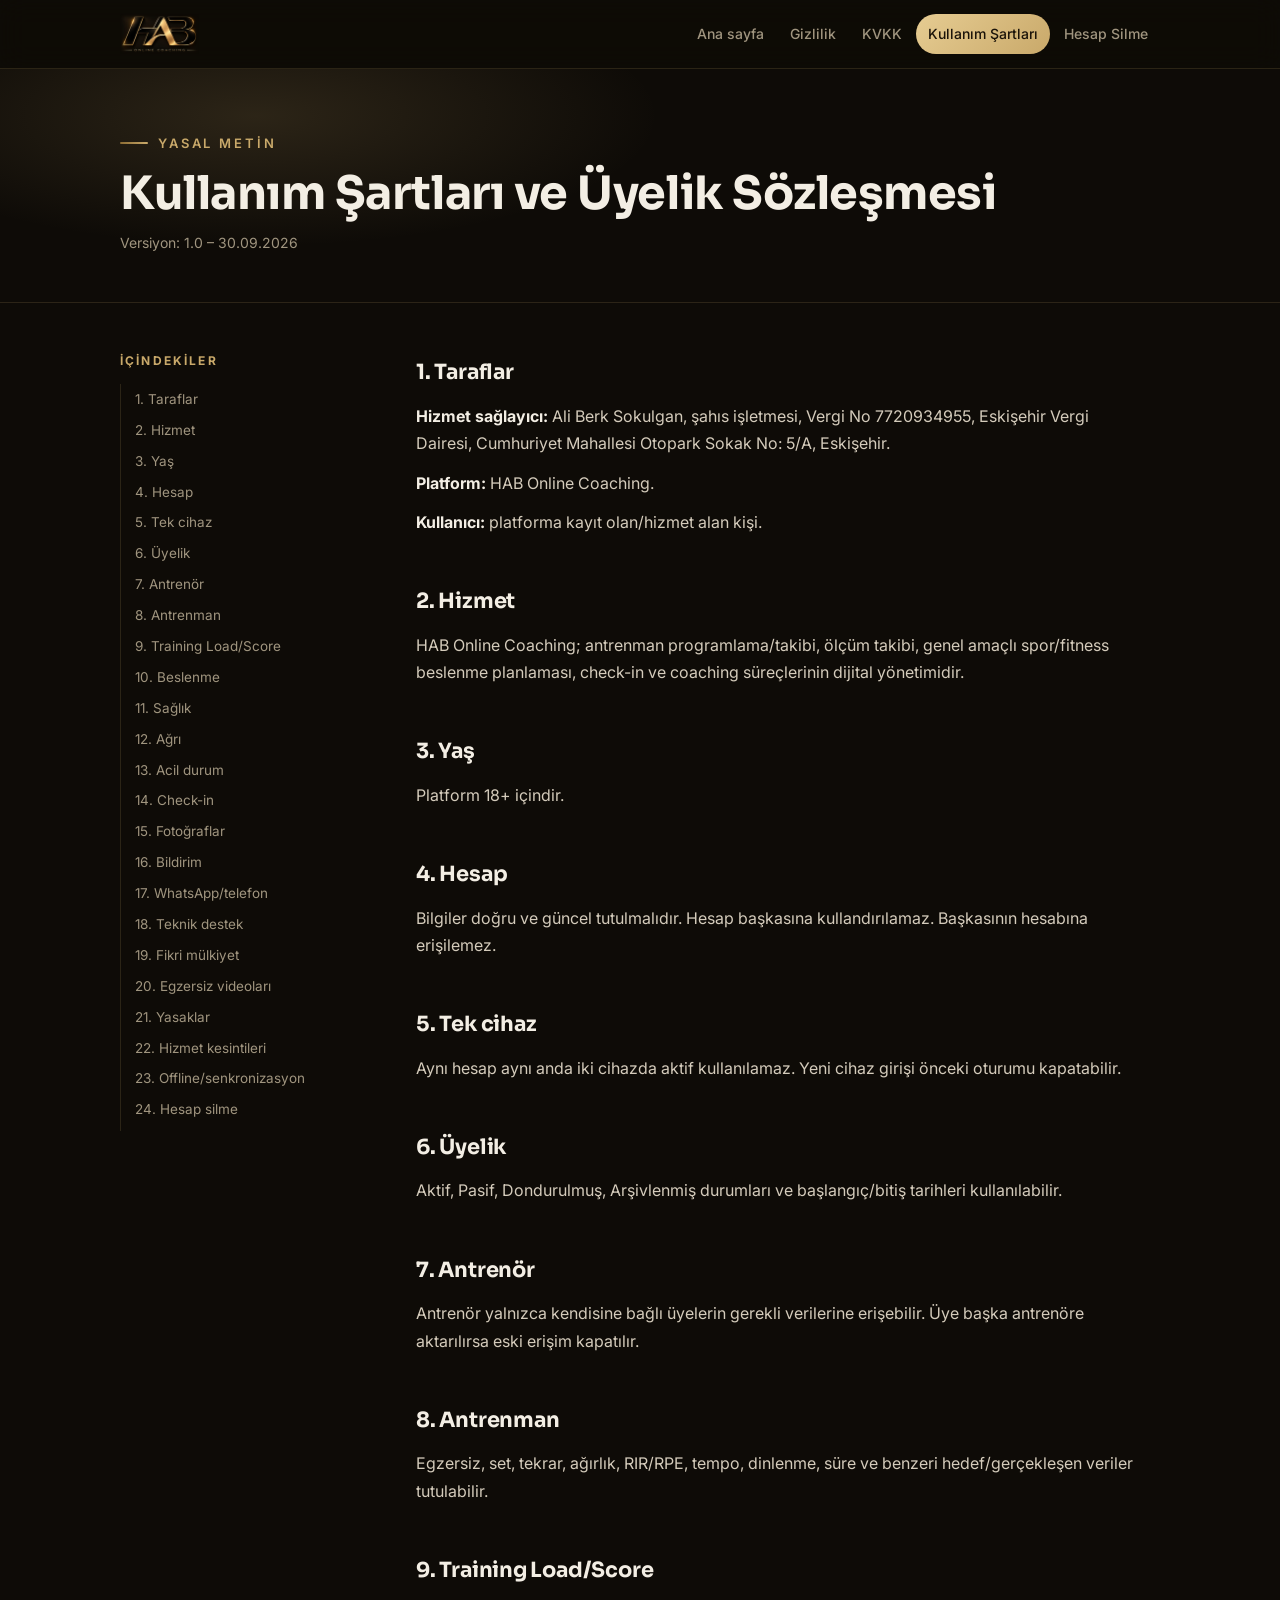
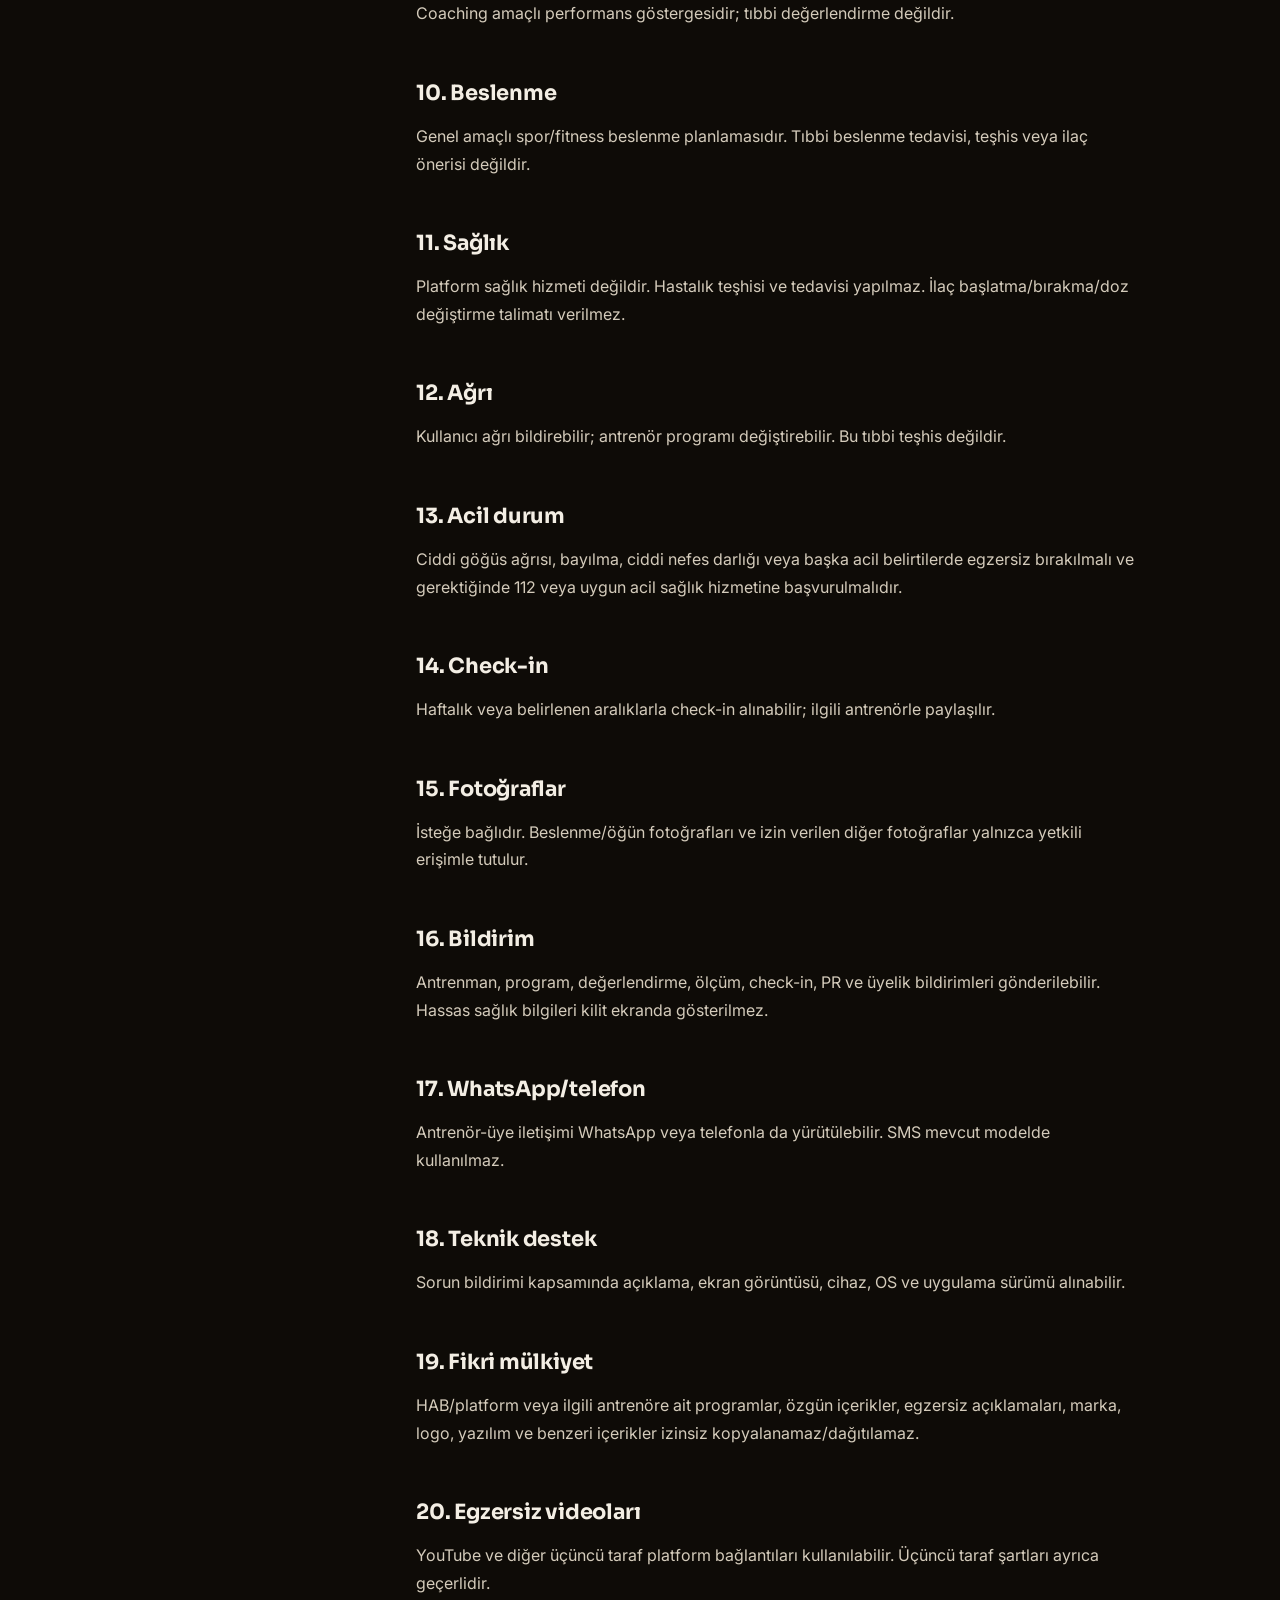
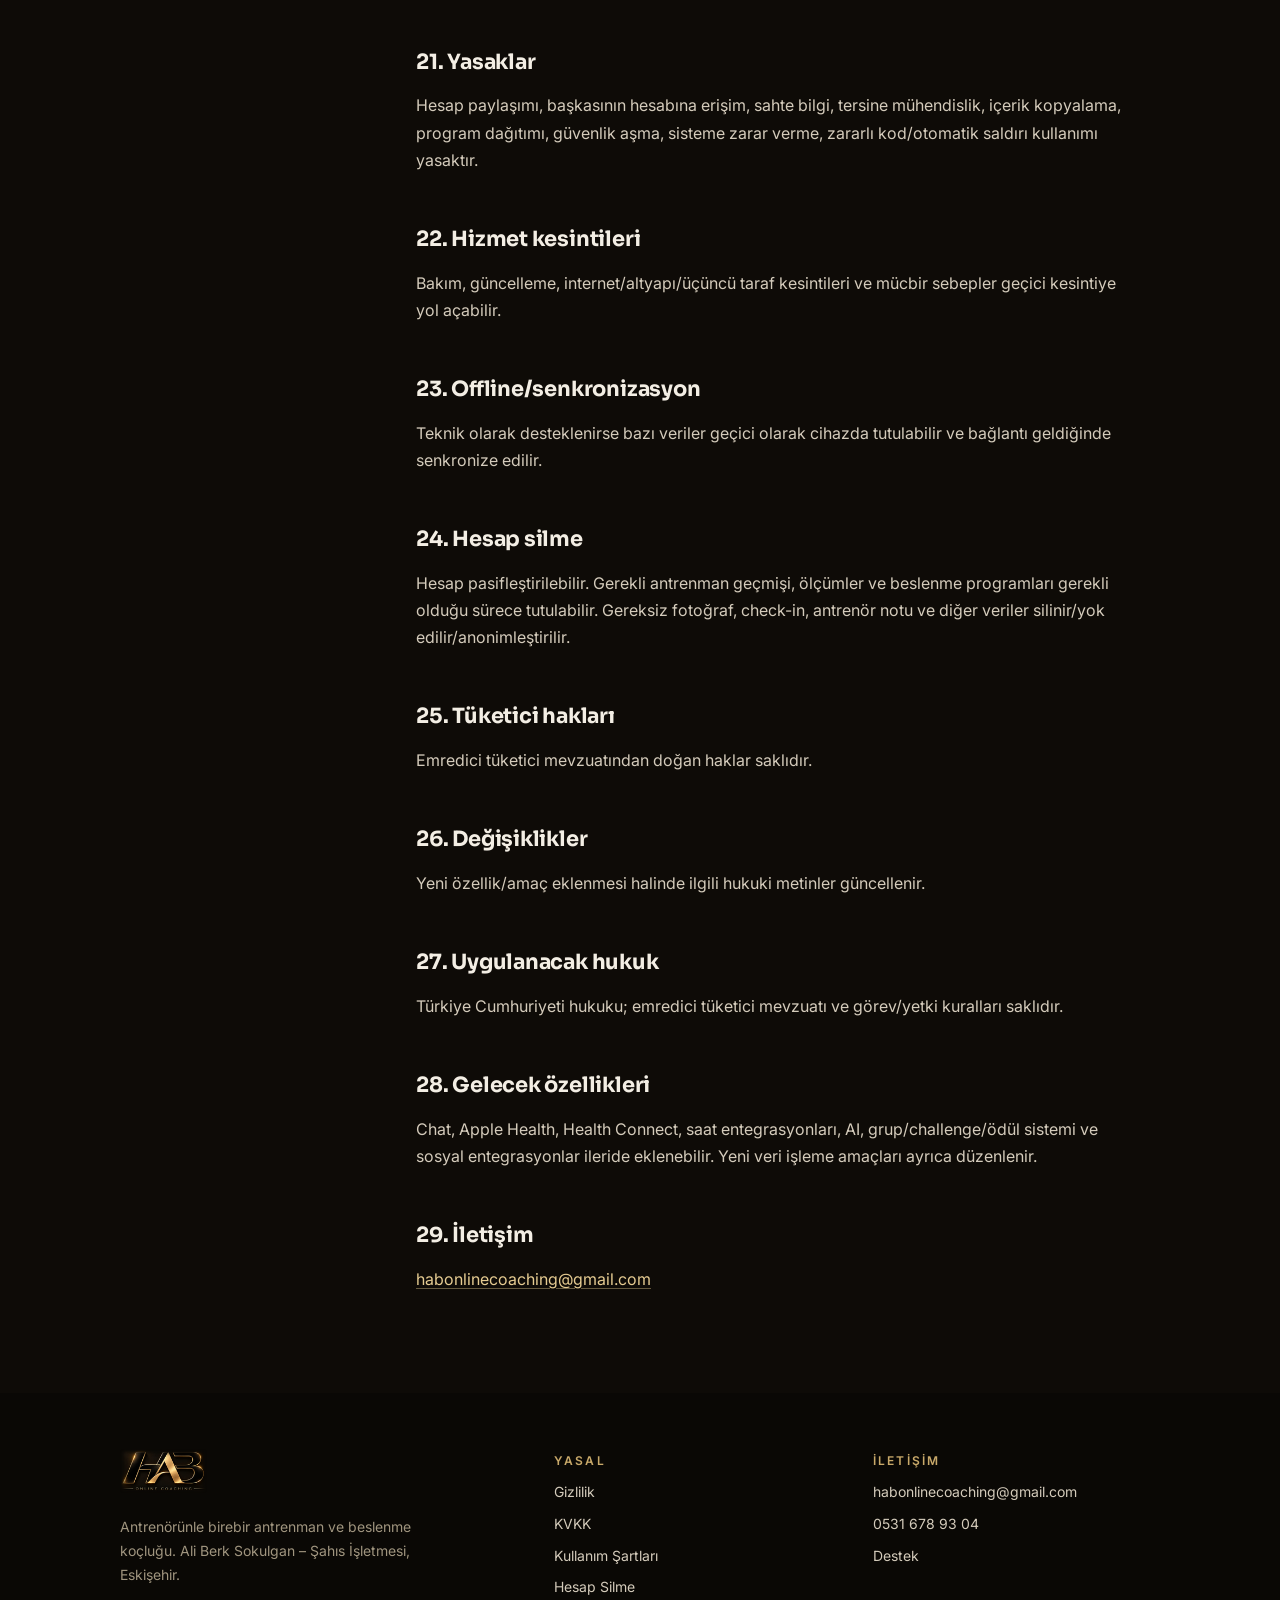
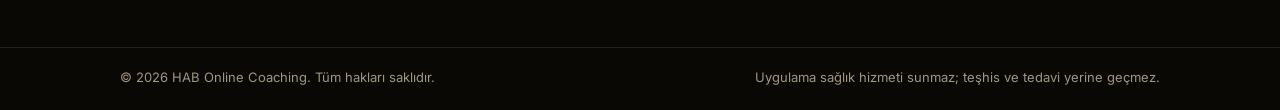
<file: kullanim-sartlari.html>
<!doctype html>
<html lang="tr">
<head>
<meta charset="utf-8">
<meta name="viewport" content="width=device-width,initial-scale=1">
<title>Kullanım Şartları ve Üyelik Sözleşmesi · HAB Online Coaching</title>
<meta name="description" content="HAB Online Coaching kullanım şartları ve üyelik sözleşmesi.">
<meta name="theme-color" content="#0E0B07">
<meta name="color-scheme" content="dark">
<link rel="icon" href="favicon.png">
<link rel="apple-touch-icon" href="icon.png">
<link rel="preconnect" href="https://fonts.googleapis.com"><link rel="preconnect" href="https://fonts.gstatic.com" crossorigin><link href="https://fonts.googleapis.com/css2?family=Inter:wght@400;500;600&family=Sora:wght@600;700&display=swap" rel="stylesheet">
<link rel="stylesheet" href="style.css?v=2">
</head>
<body>
<header class="top"><div class="wrap"><a class="logo" href="index.html" aria-label="HAB Online Coaching ana sayfa"><img src="wordmark-sm.png?v=2" alt="HAB Online Coaching" width="80" height="41"></a><nav class="menu"><a href="index.html">Ana sayfa</a><a href="gizlilik.html">Gizlilik</a><a href="kvkk.html">KVKK</a><a href="kullanim-sartlari.html" aria-current="page">Kullanım Şartları</a><a href="hesap-silme.html">Hesap Silme</a></nav></div></header>
<main>
<div class="page-head"><div class="wrap"><span class="eyebrow">Yasal metin</span><h1>Kullanım Şartları ve Üyelik Sözleşmesi</h1><p class="meta">Versiyon: 1.0 – 30.09.2026</p></div></div>
<div class="wrap doc"><aside class="toc"><b>İçindekiler</b><a href="#1-taraflar">1. Taraflar</a><a href="#2-hizmet">2. Hizmet</a><a href="#3-yas">3. Yaş</a><a href="#4-hesap">4. Hesap</a><a href="#5-tek-cihaz">5. Tek cihaz</a><a href="#6-uyelik">6. Üyelik</a><a href="#7-antrenor">7. Antrenör</a><a href="#8-antrenman">8. Antrenman</a><a href="#9-training-load-score">9. Training Load/Score</a><a href="#10-beslenme">10. Beslenme</a><a href="#11-saglik">11. Sağlık</a><a href="#12-agri">12. Ağrı</a><a href="#13-acil-durum">13. Acil durum</a><a href="#14-check-in">14. Check-in</a><a href="#15-fotograflar">15. Fotoğraflar</a><a href="#16-bildirim">16. Bildirim</a><a href="#17-whatsapp-telefon">17. WhatsApp/telefon</a><a href="#18-teknik-destek">18. Teknik destek</a><a href="#19-fikri-mulkiyet">19. Fikri mülkiyet</a><a href="#20-egzersiz-videolari">20. Egzersiz videoları</a><a href="#21-yasaklar">21. Yasaklar</a><a href="#22-hizmet-kesintileri">22. Hizmet kesintileri</a><a href="#23-offline-senkronizasyon">23. Offline/senkronizasyon</a><a href="#24-hesap-silme">24. Hesap silme</a><a href="#25-tuketici-haklari">25. Tüketici hakları</a><a href="#26-degisiklikler">26. Değişiklikler</a><a href="#27-uygulanacak-hukuk">27. Uygulanacak hukuk</a><a href="#28-gelecek-ozellikleri">28. Gelecek özellikleri</a><a href="#29-iletisim">29. İletişim</a></aside><article class="prose"><h2 id="1-taraflar">1. Taraflar</h2>
<p><strong>Hizmet sağlayıcı:</strong> Ali Berk Sokulgan, şahıs işletmesi, Vergi No 7720934955, Eskişehir Vergi Dairesi, Cumhuriyet Mahallesi Otopark Sokak No: 5/A, Eskişehir.</p>
<p><strong>Platform:</strong> HAB Online Coaching.</p>
<p><strong>Kullanıcı:</strong> platforma kayıt olan/hizmet alan kişi.</p>
<h2 id="2-hizmet">2. Hizmet</h2>
<p>HAB Online Coaching; antrenman programlama/takibi, ölçüm takibi, genel amaçlı spor/fitness beslenme planlaması, check-in ve coaching süreçlerinin dijital yönetimidir.</p>
<h2 id="3-yas">3. Yaş</h2>
<p>Platform 18+ içindir.</p>
<h2 id="4-hesap">4. Hesap</h2>
<p>Bilgiler doğru ve güncel tutulmalıdır. Hesap başkasına kullandırılamaz. Başkasının hesabına erişilemez.</p>
<h2 id="5-tek-cihaz">5. Tek cihaz</h2>
<p>Aynı hesap aynı anda iki cihazda aktif kullanılamaz. Yeni cihaz girişi önceki oturumu kapatabilir.</p>
<h2 id="6-uyelik">6. Üyelik</h2>
<p>Aktif, Pasif, Dondurulmuş, Arşivlenmiş durumları ve başlangıç/bitiş tarihleri kullanılabilir.</p>
<h2 id="7-antrenor">7. Antrenör</h2>
<p>Antrenör yalnızca kendisine bağlı üyelerin gerekli verilerine erişebilir. Üye başka antrenöre aktarılırsa eski erişim kapatılır.</p>
<h2 id="8-antrenman">8. Antrenman</h2>
<p>Egzersiz, set, tekrar, ağırlık, RIR/RPE, tempo, dinlenme, süre ve benzeri hedef/gerçekleşen veriler tutulabilir.</p>
<h2 id="9-training-load-score">9. Training Load/Score</h2>
<p>Coaching amaçlı performans göstergesidir; tıbbi değerlendirme değildir.</p>
<h2 id="10-beslenme">10. Beslenme</h2>
<p>Genel amaçlı spor/fitness beslenme planlamasıdır. Tıbbi beslenme tedavisi, teşhis veya ilaç önerisi değildir.</p>
<h2 id="11-saglik">11. Sağlık</h2>
<p>Platform sağlık hizmeti değildir. Hastalık teşhisi ve tedavisi yapılmaz. İlaç başlatma/bırakma/doz değiştirme talimatı verilmez.</p>
<h2 id="12-agri">12. Ağrı</h2>
<p>Kullanıcı ağrı bildirebilir; antrenör programı değiştirebilir. Bu tıbbi teşhis değildir.</p>
<h2 id="13-acil-durum">13. Acil durum</h2>
<p>Ciddi göğüs ağrısı, bayılma, ciddi nefes darlığı veya başka acil belirtilerde egzersiz bırakılmalı ve gerektiğinde 112 veya uygun acil sağlık hizmetine başvurulmalıdır.</p>
<h2 id="14-check-in">14. Check-in</h2>
<p>Haftalık veya belirlenen aralıklarla check-in alınabilir; ilgili antrenörle paylaşılır.</p>
<h2 id="15-fotograflar">15. Fotoğraflar</h2>
<p>İsteğe bağlıdır. Beslenme/öğün fotoğrafları ve izin verilen diğer fotoğraflar yalnızca yetkili erişimle tutulur.</p>
<h2 id="16-bildirim">16. Bildirim</h2>
<p>Antrenman, program, değerlendirme, ölçüm, check-in, PR ve üyelik bildirimleri gönderilebilir. Hassas sağlık bilgileri kilit ekranda gösterilmez.</p>
<h2 id="17-whatsapp-telefon">17. WhatsApp/telefon</h2>
<p>Antrenör-üye iletişimi WhatsApp veya telefonla da yürütülebilir. SMS mevcut modelde kullanılmaz.</p>
<h2 id="18-teknik-destek">18. Teknik destek</h2>
<p>Sorun bildirimi kapsamında açıklama, ekran görüntüsü, cihaz, OS ve uygulama sürümü alınabilir.</p>
<h2 id="19-fikri-mulkiyet">19. Fikri mülkiyet</h2>
<p>HAB/platform veya ilgili antrenöre ait programlar, özgün içerikler, egzersiz açıklamaları, marka, logo, yazılım ve benzeri içerikler izinsiz kopyalanamaz/dağıtılamaz.</p>
<h2 id="20-egzersiz-videolari">20. Egzersiz videoları</h2>
<p>YouTube ve diğer üçüncü taraf platform bağlantıları kullanılabilir. Üçüncü taraf şartları ayrıca geçerlidir.</p>
<h2 id="21-yasaklar">21. Yasaklar</h2>
<p>Hesap paylaşımı, başkasının hesabına erişim, sahte bilgi, tersine mühendislik, içerik kopyalama, program dağıtımı, güvenlik aşma, sisteme zarar verme, zararlı kod/otomatik saldırı kullanımı yasaktır.</p>
<h2 id="22-hizmet-kesintileri">22. Hizmet kesintileri</h2>
<p>Bakım, güncelleme, internet/altyapı/üçüncü taraf kesintileri ve mücbir sebepler geçici kesintiye yol açabilir.</p>
<h2 id="23-offline-senkronizasyon">23. Offline/senkronizasyon</h2>
<p>Teknik olarak desteklenirse bazı veriler geçici olarak cihazda tutulabilir ve bağlantı geldiğinde senkronize edilir.</p>
<h2 id="24-hesap-silme">24. Hesap silme</h2>
<p>Hesap pasifleştirilebilir. Gerekli antrenman geçmişi, ölçümler ve beslenme programları gerekli olduğu sürece tutulabilir. Gereksiz fotoğraf, check-in, antrenör notu ve diğer veriler silinir/yok edilir/anonimleştirilir.</p>
<h2 id="25-tuketici-haklari">25. Tüketici hakları</h2>
<p>Emredici tüketici mevzuatından doğan haklar saklıdır.</p>
<h2 id="26-degisiklikler">26. Değişiklikler</h2>
<p>Yeni özellik/amaç eklenmesi halinde ilgili hukuki metinler güncellenir.</p>
<h2 id="27-uygulanacak-hukuk">27. Uygulanacak hukuk</h2>
<p>Türkiye Cumhuriyeti hukuku; emredici tüketici mevzuatı ve görev/yetki kuralları saklıdır.</p>
<h2 id="28-gelecek-ozellikleri">28. Gelecek özellikleri</h2>
<p>Chat, Apple Health, Health Connect, saat entegrasyonları, AI, grup/challenge/ödül sistemi ve sosyal entegrasyonlar ileride eklenebilir. Yeni veri işleme amaçları ayrıca düzenlenir.</p>
<h2 id="29-iletisim">29. İletişim</h2>
<p><a href="mailto:habonlinecoaching@gmail.com">habonlinecoaching@gmail.com</a></p></article></div>
</main>
<footer>
<div class="wrap">
<div><img src="wordmark-sm.png?v=2" alt="HAB Online Coaching" width="86" height="44"><p>Antrenörünle birebir antrenman ve beslenme koçluğu. Ali Berk Sokulgan – Şahıs İşletmesi, Eskişehir.</p></div>
<div><h4>Yasal</h4><ul><li><a href="gizlilik.html">Gizlilik</a></li><li><a href="kvkk.html">KVKK</a></li><li><a href="kullanim-sartlari.html">Kullanım Şartları</a></li><li><a href="hesap-silme.html">Hesap Silme</a></li></ul></div>
<div><h4>İletişim</h4><ul><li><a href="mailto:habonlinecoaching@gmail.com">habonlinecoaching@gmail.com</a></li><li><a href="tel:+905316789304">0531 678 93 04</a></li><li><a href="index.html#destek">Destek</a></li></ul></div>
</div>
<div class="copy"><div class="wrap"><span>© 2026 HAB Online Coaching. Tüm hakları saklıdır.</span><span>Uygulama sağlık hizmeti sunmaz; teşhis ve tedavi yerine geçmez.</span></div></div>
</footer>
</body>
</html>
</file>
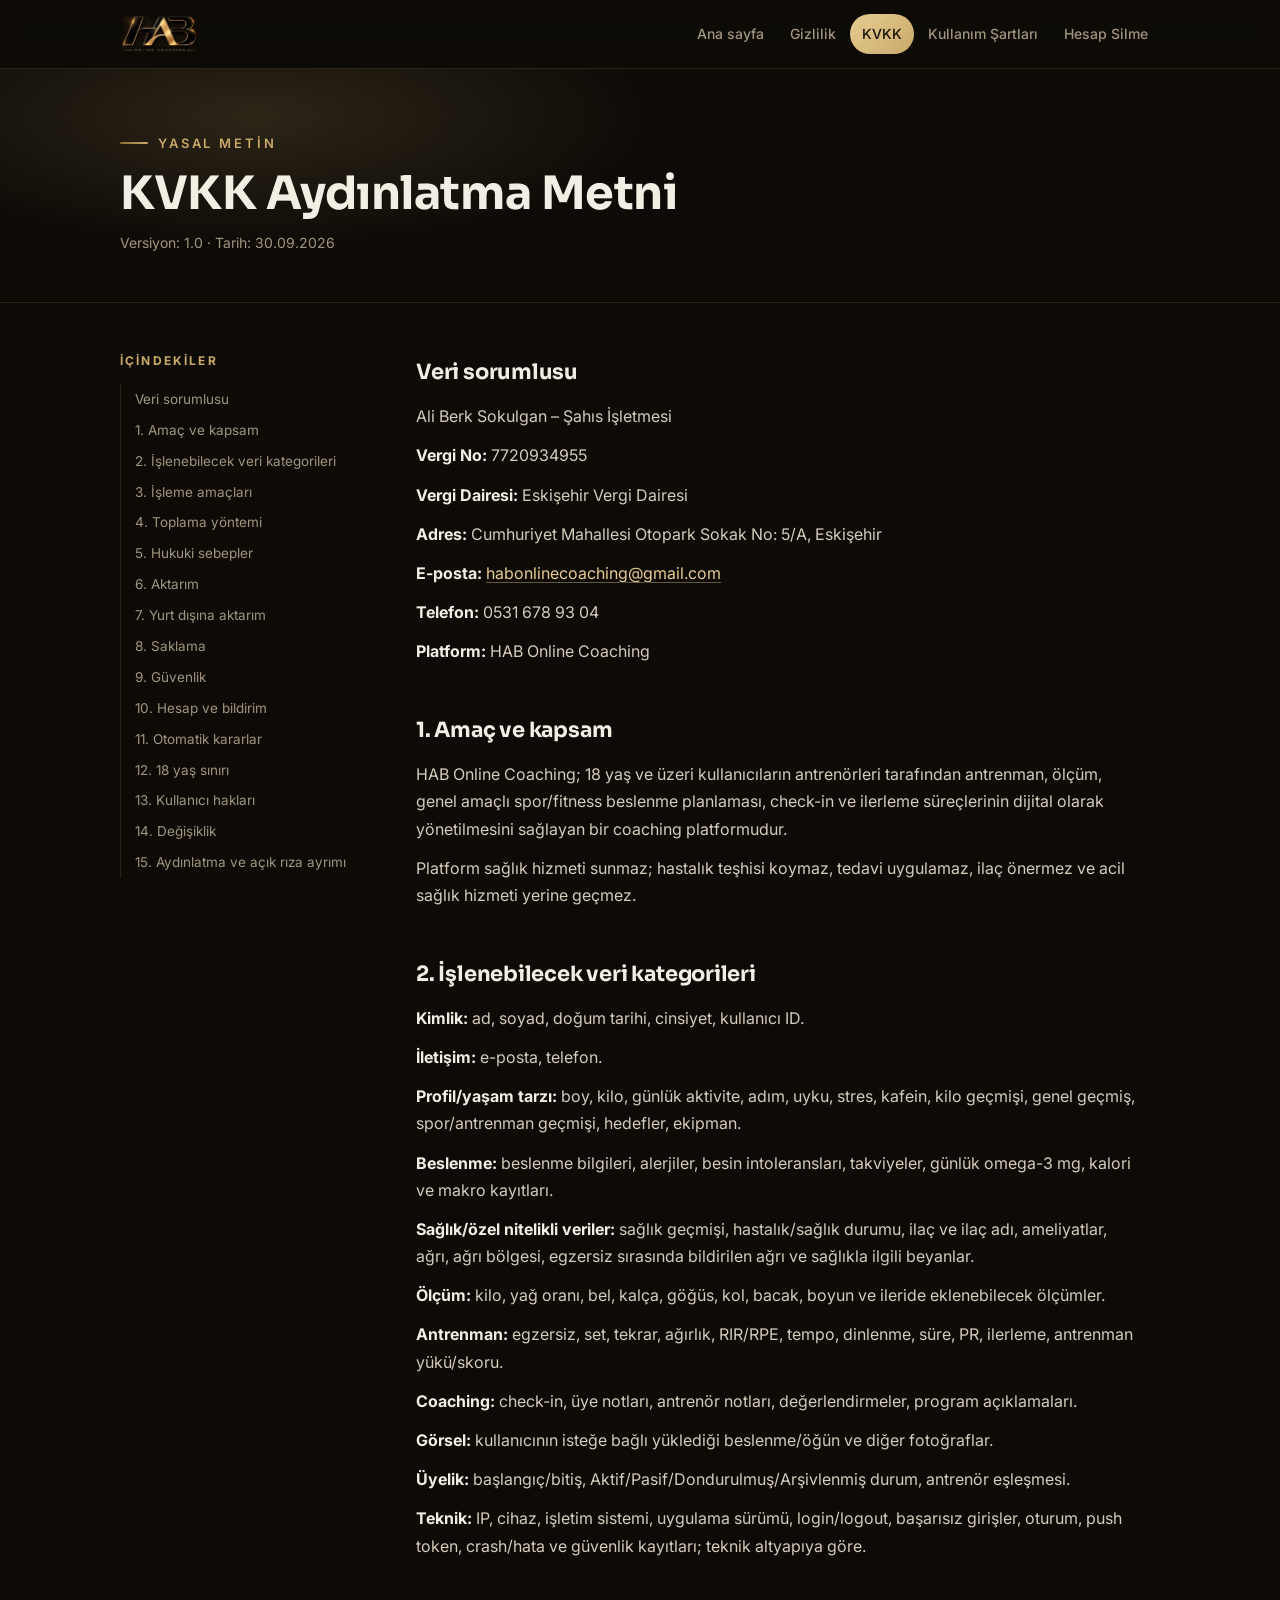
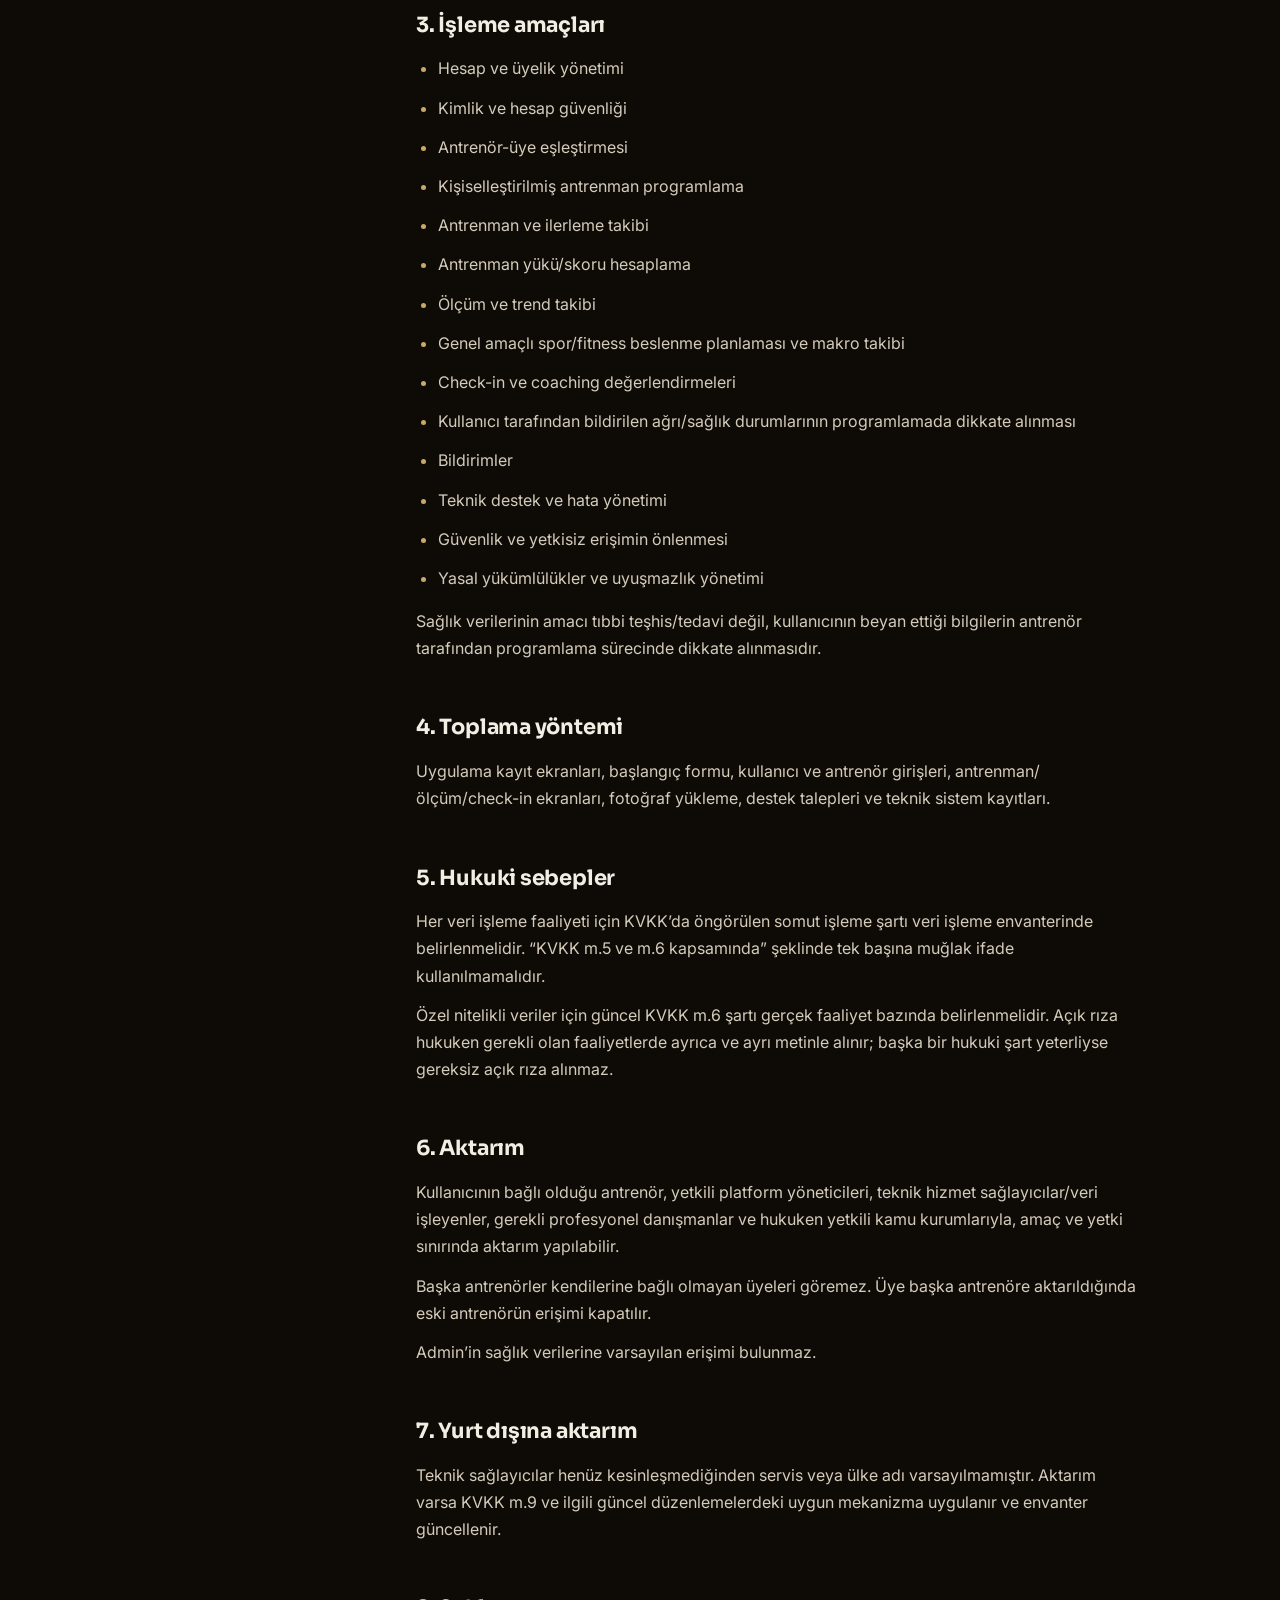
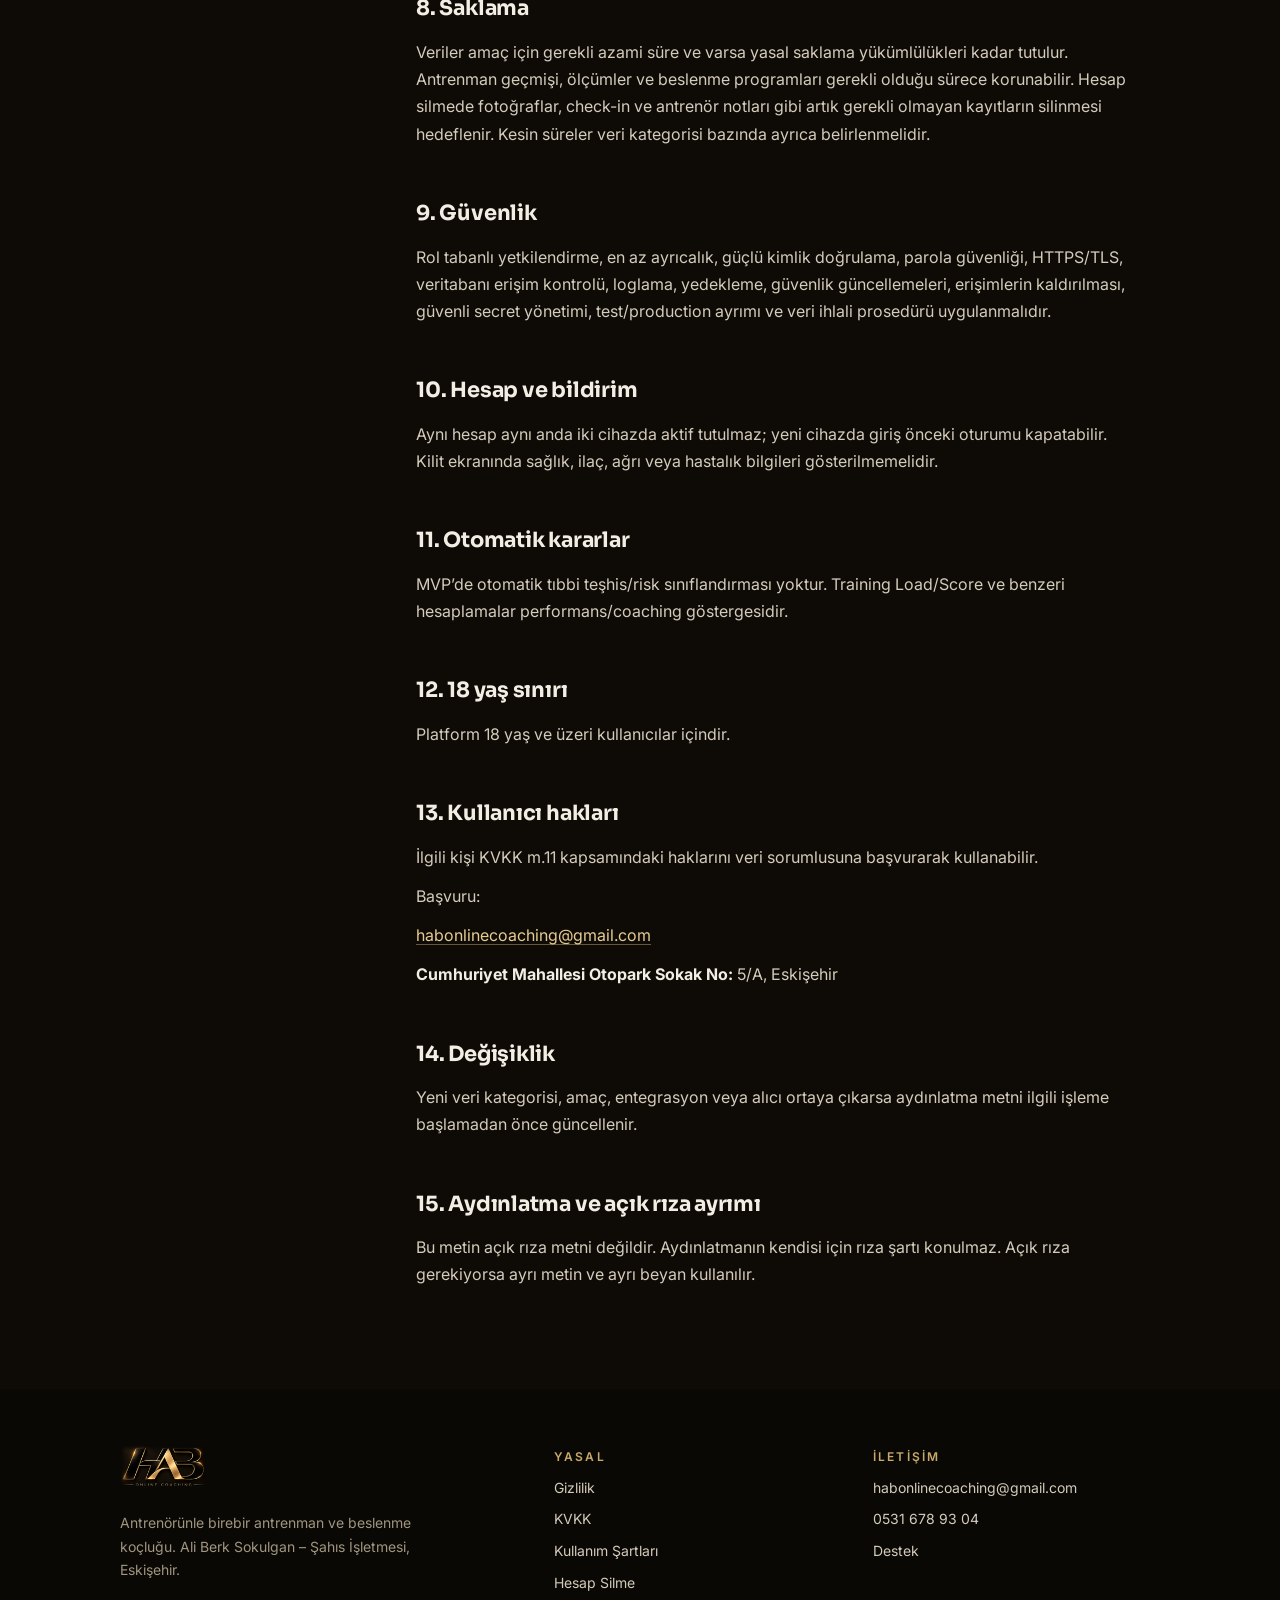
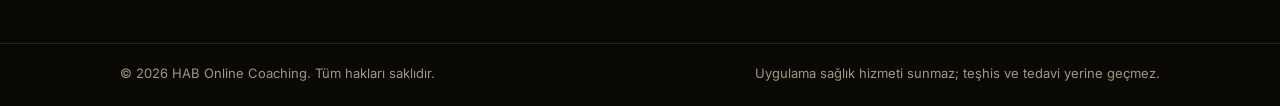
<file: kvkk.html>
<!doctype html>
<html lang="tr">
<head>
<meta charset="utf-8">
<meta name="viewport" content="width=device-width,initial-scale=1">
<title>KVKK Aydınlatma Metni · HAB Online Coaching</title>
<meta name="description" content="HAB Online Coaching KVKK aydınlatma metni.">
<meta name="theme-color" content="#0E0B07">
<meta name="color-scheme" content="dark">
<link rel="icon" href="favicon.png">
<link rel="apple-touch-icon" href="icon.png">
<link rel="preconnect" href="https://fonts.googleapis.com"><link rel="preconnect" href="https://fonts.gstatic.com" crossorigin><link href="https://fonts.googleapis.com/css2?family=Inter:wght@400;500;600&family=Sora:wght@600;700&display=swap" rel="stylesheet">
<link rel="stylesheet" href="style.css?v=2">
</head>
<body>
<header class="top"><div class="wrap"><a class="logo" href="index.html" aria-label="HAB Online Coaching ana sayfa"><img src="wordmark-sm.png?v=2" alt="HAB Online Coaching" width="80" height="41"></a><nav class="menu"><a href="index.html">Ana sayfa</a><a href="gizlilik.html">Gizlilik</a><a href="kvkk.html" aria-current="page">KVKK</a><a href="kullanim-sartlari.html">Kullanım Şartları</a><a href="hesap-silme.html">Hesap Silme</a></nav></div></header>
<main>
<div class="page-head"><div class="wrap"><span class="eyebrow">Yasal metin</span><h1>KVKK Aydınlatma Metni</h1><p class="meta">Versiyon: 1.0 · Tarih: 30.09.2026</p></div></div>
<div class="wrap doc"><aside class="toc"><b>İçindekiler</b><a href="#veri-sorumlusu">Veri sorumlusu</a><a href="#1-amac-ve-kapsam">1. Amaç ve kapsam</a><a href="#2-islenebilecek-veri-kategorileri">2. İşlenebilecek veri kategorileri</a><a href="#3-isleme-amaclari">3. İşleme amaçları</a><a href="#4-toplama-yontemi">4. Toplama yöntemi</a><a href="#5-hukuki-sebepler">5. Hukuki sebepler</a><a href="#6-aktarim">6. Aktarım</a><a href="#7-yurt-disina-aktarim">7. Yurt dışına aktarım</a><a href="#8-saklama">8. Saklama</a><a href="#9-guvenlik">9. Güvenlik</a><a href="#10-hesap-ve-bildirim">10. Hesap ve bildirim</a><a href="#11-otomatik-kararlar">11. Otomatik kararlar</a><a href="#12-18-yas-siniri">12. 18 yaş sınırı</a><a href="#13-kullanici-haklari">13. Kullanıcı hakları</a><a href="#14-degisiklik">14. Değişiklik</a><a href="#15-aydinlatma-ve-acik-riza-ayrimi">15. Aydınlatma ve açık rıza ayrımı</a></aside><article class="prose"><h2 id="veri-sorumlusu">Veri sorumlusu</h2>
<p>Ali Berk Sokulgan – Şahıs İşletmesi</p>
<p><strong>Vergi No:</strong> 7720934955</p>
<p><strong>Vergi Dairesi:</strong> Eskişehir Vergi Dairesi</p>
<p><strong>Adres:</strong> Cumhuriyet Mahallesi Otopark Sokak No: 5/A, Eskişehir</p>
<p><strong>E-posta:</strong> <a href="mailto:habonlinecoaching@gmail.com">habonlinecoaching@gmail.com</a></p>
<p><strong>Telefon:</strong> 0531 678 93 04</p>
<p><strong>Platform:</strong> HAB Online Coaching</p>
<h2 id="1-amac-ve-kapsam">1. Amaç ve kapsam</h2>
<p>HAB Online Coaching; 18 yaş ve üzeri kullanıcıların antrenörleri tarafından antrenman, ölçüm, genel amaçlı spor/fitness beslenme planlaması, check-in ve ilerleme süreçlerinin dijital olarak yönetilmesini sağlayan bir coaching platformudur.</p>
<p>Platform sağlık hizmeti sunmaz; hastalık teşhisi koymaz, tedavi uygulamaz, ilaç önermez ve acil sağlık hizmeti yerine geçmez.</p>
<h2 id="2-islenebilecek-veri-kategorileri">2. İşlenebilecek veri kategorileri</h2>
<p><strong>Kimlik:</strong> ad, soyad, doğum tarihi, cinsiyet, kullanıcı ID.</p>
<p><strong>İletişim:</strong> e-posta, telefon.</p>
<p><strong>Profil/yaşam tarzı:</strong> boy, kilo, günlük aktivite, adım, uyku, stres, kafein, kilo geçmişi, genel geçmiş, spor/antrenman geçmişi, hedefler, ekipman.</p>
<p><strong>Beslenme:</strong> beslenme bilgileri, alerjiler, besin intoleransları, takviyeler, günlük omega-3 mg, kalori ve makro kayıtları.</p>
<p><strong>Sağlık/özel nitelikli veriler:</strong> sağlık geçmişi, hastalık/sağlık durumu, ilaç ve ilaç adı, ameliyatlar, ağrı, ağrı bölgesi, egzersiz sırasında bildirilen ağrı ve sağlıkla ilgili beyanlar.</p>
<p><strong>Ölçüm:</strong> kilo, yağ oranı, bel, kalça, göğüs, kol, bacak, boyun ve ileride eklenebilecek ölçümler.</p>
<p><strong>Antrenman:</strong> egzersiz, set, tekrar, ağırlık, RIR/RPE, tempo, dinlenme, süre, PR, ilerleme, antrenman yükü/skoru.</p>
<p><strong>Coaching:</strong> check-in, üye notları, antrenör notları, değerlendirmeler, program açıklamaları.</p>
<p><strong>Görsel:</strong> kullanıcının isteğe bağlı yüklediği beslenme/öğün ve diğer fotoğraflar.</p>
<p><strong>Üyelik:</strong> başlangıç/bitiş, Aktif/Pasif/Dondurulmuş/Arşivlenmiş durum, antrenör eşleşmesi.</p>
<p><strong>Teknik:</strong> IP, cihaz, işletim sistemi, uygulama sürümü, login/logout, başarısız girişler, oturum, push token, crash/hata ve güvenlik kayıtları; teknik altyapıya göre.</p>
<h2 id="3-isleme-amaclari">3. İşleme amaçları</h2>
<ul>
<li>Hesap ve üyelik yönetimi</li>
<li>Kimlik ve hesap güvenliği</li>
<li>Antrenör-üye eşleştirmesi</li>
<li>Kişiselleştirilmiş antrenman programlama</li>
<li>Antrenman ve ilerleme takibi</li>
<li>Antrenman yükü/skoru hesaplama</li>
<li>Ölçüm ve trend takibi</li>
<li>Genel amaçlı spor/fitness beslenme planlaması ve makro takibi</li>
<li>Check-in ve coaching değerlendirmeleri</li>
<li>Kullanıcı tarafından bildirilen ağrı/sağlık durumlarının programlamada dikkate alınması</li>
<li>Bildirimler</li>
<li>Teknik destek ve hata yönetimi</li>
<li>Güvenlik ve yetkisiz erişimin önlenmesi</li>
<li>Yasal yükümlülükler ve uyuşmazlık yönetimi</li>
</ul>
<p>Sağlık verilerinin amacı tıbbi teşhis/tedavi değil, kullanıcının beyan ettiği bilgilerin antrenör tarafından programlama sürecinde dikkate alınmasıdır.</p>
<h2 id="4-toplama-yontemi">4. Toplama yöntemi</h2>
<p>Uygulama kayıt ekranları, başlangıç formu, kullanıcı ve antrenör girişleri, antrenman/ölçüm/check-in ekranları, fotoğraf yükleme, destek talepleri ve teknik sistem kayıtları.</p>
<h2 id="5-hukuki-sebepler">5. Hukuki sebepler</h2>
<p>Her veri işleme faaliyeti için KVKK’da öngörülen somut işleme şartı veri işleme envanterinde belirlenmelidir. “KVKK m.5 ve m.6 kapsamında” şeklinde tek başına muğlak ifade kullanılmamalıdır.</p>
<p>Özel nitelikli veriler için güncel KVKK m.6 şartı gerçek faaliyet bazında belirlenmelidir. Açık rıza hukuken gerekli olan faaliyetlerde ayrıca ve ayrı metinle alınır; başka bir hukuki şart yeterliyse gereksiz açık rıza alınmaz.</p>
<h2 id="6-aktarim">6. Aktarım</h2>
<p>Kullanıcının bağlı olduğu antrenör, yetkili platform yöneticileri, teknik hizmet sağlayıcılar/veri işleyenler, gerekli profesyonel danışmanlar ve hukuken yetkili kamu kurumlarıyla, amaç ve yetki sınırında aktarım yapılabilir.</p>
<p>Başka antrenörler kendilerine bağlı olmayan üyeleri göremez. Üye başka antrenöre aktarıldığında eski antrenörün erişimi kapatılır.</p>
<p>Admin’in sağlık verilerine varsayılan erişimi bulunmaz.</p>
<h2 id="7-yurt-disina-aktarim">7. Yurt dışına aktarım</h2>
<p>Teknik sağlayıcılar henüz kesinleşmediğinden servis veya ülke adı varsayılmamıştır. Aktarım varsa KVKK m.9 ve ilgili güncel düzenlemelerdeki uygun mekanizma uygulanır ve envanter güncellenir.</p>
<h2 id="8-saklama">8. Saklama</h2>
<p>Veriler amaç için gerekli azami süre ve varsa yasal saklama yükümlülükleri kadar tutulur. Antrenman geçmişi, ölçümler ve beslenme programları gerekli olduğu sürece korunabilir. Hesap silmede fotoğraflar, check-in ve antrenör notları gibi artık gerekli olmayan kayıtların silinmesi hedeflenir. Kesin süreler veri kategorisi bazında ayrıca belirlenmelidir.</p>
<h2 id="9-guvenlik">9. Güvenlik</h2>
<p>Rol tabanlı yetkilendirme, en az ayrıcalık, güçlü kimlik doğrulama, parola güvenliği, HTTPS/TLS, veritabanı erişim kontrolü, loglama, yedekleme, güvenlik güncellemeleri, erişimlerin kaldırılması, güvenli secret yönetimi, test/production ayrımı ve veri ihlali prosedürü uygulanmalıdır.</p>
<h2 id="10-hesap-ve-bildirim">10. Hesap ve bildirim</h2>
<p>Aynı hesap aynı anda iki cihazda aktif tutulmaz; yeni cihazda giriş önceki oturumu kapatabilir. Kilit ekranında sağlık, ilaç, ağrı veya hastalık bilgileri gösterilmemelidir.</p>
<h2 id="11-otomatik-kararlar">11. Otomatik kararlar</h2>
<p>MVP’de otomatik tıbbi teşhis/risk sınıflandırması yoktur. Training Load/Score ve benzeri hesaplamalar performans/coaching göstergesidir.</p>
<h2 id="12-18-yas-siniri">12. 18 yaş sınırı</h2>
<p>Platform 18 yaş ve üzeri kullanıcılar içindir.</p>
<h2 id="13-kullanici-haklari">13. Kullanıcı hakları</h2>
<p>İlgili kişi KVKK m.11 kapsamındaki haklarını veri sorumlusuna başvurarak kullanabilir.</p>
<p>Başvuru:</p>
<p><a href="mailto:habonlinecoaching@gmail.com">habonlinecoaching@gmail.com</a></p>
<p><strong>Cumhuriyet Mahallesi Otopark Sokak No:</strong> 5/A, Eskişehir</p>
<h2 id="14-degisiklik">14. Değişiklik</h2>
<p>Yeni veri kategorisi, amaç, entegrasyon veya alıcı ortaya çıkarsa aydınlatma metni ilgili işleme başlamadan önce güncellenir.</p>
<h2 id="15-aydinlatma-ve-acik-riza-ayrimi">15. Aydınlatma ve açık rıza ayrımı</h2>
<p>Bu metin açık rıza metni değildir. Aydınlatmanın kendisi için rıza şartı konulmaz. Açık rıza gerekiyorsa ayrı metin ve ayrı beyan kullanılır.</p></article></div>
</main>
<footer>
<div class="wrap">
<div><img src="wordmark-sm.png?v=2" alt="HAB Online Coaching" width="86" height="44"><p>Antrenörünle birebir antrenman ve beslenme koçluğu. Ali Berk Sokulgan – Şahıs İşletmesi, Eskişehir.</p></div>
<div><h4>Yasal</h4><ul><li><a href="gizlilik.html">Gizlilik</a></li><li><a href="kvkk.html">KVKK</a></li><li><a href="kullanim-sartlari.html">Kullanım Şartları</a></li><li><a href="hesap-silme.html">Hesap Silme</a></li></ul></div>
<div><h4>İletişim</h4><ul><li><a href="mailto:habonlinecoaching@gmail.com">habonlinecoaching@gmail.com</a></li><li><a href="tel:+905316789304">0531 678 93 04</a></li><li><a href="index.html#destek">Destek</a></li></ul></div>
</div>
<div class="copy"><div class="wrap"><span>© 2026 HAB Online Coaching. Tüm hakları saklıdır.</span><span>Uygulama sağlık hizmeti sunmaz; teşhis ve tedavi yerine geçmez.</span></div></div>
</footer>
</body>
</html>
</file>
<file: style.css>
:root{
  --bg:#0E0B07;--bg2:#15110A;--surface:#1A150D;--surface2:#211A10;--text:#F3EEE4;--soft:#D4CBBB;--muted:#A0957F;
  --border:rgba(201,169,106,.16);--border2:rgba(201,169,106,.28);--gold:#C9A96A;--gold2:#E6CC92;--gold3:#8C6C33;
  --radius:18px;--maxw:1080px;
}
*{box-sizing:border-box}
html{-webkit-text-size-adjust:100%;scroll-behavior:smooth}
body{margin:0;background:var(--bg);color:var(--text);font:16px/1.7 Inter,system-ui,-apple-system,"Segoe UI",Roboto,sans-serif;-webkit-font-smoothing:antialiased}
a{color:var(--gold2);text-decoration-color:rgba(230,204,146,.4);text-underline-offset:3px}
a:hover{text-decoration-color:var(--gold2)}
h1,h2,h3{font-family:Sora,Inter,system-ui,sans-serif;letter-spacing:-.01em}
.wrap{max-width:var(--maxw);margin:0 auto;padding:0 20px}

/* Üst bar */
header.top{position:sticky;top:0;z-index:20;background:rgba(14,11,7,.82);backdrop-filter:saturate(140%) blur(14px);-webkit-backdrop-filter:saturate(140%) blur(14px);border-bottom:1px solid var(--border)}
header.top .wrap{display:flex;align-items:center;gap:20px;height:68px}
.logo{display:flex;align-items:center;flex-shrink:0}
.logo img{height:40px;width:auto;display:block}
nav.menu{display:flex;gap:2px;margin-left:auto;overflow-x:auto;scrollbar-width:none}
nav.menu::-webkit-scrollbar{display:none}
nav.menu a{color:var(--muted);text-decoration:none;font-size:14px;font-weight:500;padding:8px 12px;border-radius:999px;white-space:nowrap;transition:color .15s,background .15s}
nav.menu a:hover{color:var(--text)}
nav.menu a[aria-current]{color:#1A1309;background:linear-gradient(135deg,var(--gold2),var(--gold))}

/* Hero */
.hero{position:relative;overflow:hidden;border-bottom:1px solid var(--border)}
.hero::before{content:"";position:absolute;inset:-30% -10% auto;height:120%;background:radial-gradient(ellipse 55% 55% at 50% 40%,rgba(201,169,106,.22),transparent 70%);pointer-events:none}
.hero .wrap{position:relative;display:grid;grid-template-columns:1.1fr .9fr;gap:40px;align-items:center;padding-top:72px;padding-bottom:80px}
.eyebrow{display:inline-flex;align-items:center;gap:10px;color:var(--gold);font-size:13px;font-weight:600;letter-spacing:.22em;text-transform:uppercase}
.eyebrow::before{content:"";width:28px;height:2px;background:linear-gradient(90deg,var(--gold3),var(--gold));border-radius:2px}
.hero h1{font-size:clamp(38px,6vw,64px);line-height:1.04;margin:18px 0 18px;font-weight:700}
.hero h1 em{font-style:normal;background:linear-gradient(120deg,var(--gold2),var(--gold) 55%,var(--gold3));-webkit-background-clip:text;background-clip:text;color:transparent}
.hero p.lead{font-size:18px;color:var(--soft);max-width:520px;margin:0 0 30px}
.badges{display:flex;gap:12px;flex-wrap:wrap}
.badge{display:inline-flex;align-items:center;gap:10px;padding:11px 18px;border-radius:14px;border:1px solid var(--border2);background:rgba(255,255,255,.02);color:var(--text);font-size:14px;line-height:1.25}
.badge small{display:block;color:var(--muted);font-size:11px;letter-spacing:.04em}
.badge svg{color:var(--gold)}
.hero-art{display:flex;justify-content:center}
.hero-art img{width:100%;max-width:430px;height:auto;filter:drop-shadow(0 30px 60px rgba(0,0,0,.6))}

/* Bölümler */
section.block{padding:84px 0;border-bottom:1px solid var(--border)}
section.block.alt{background:var(--bg2)}
.head{max-width:640px;margin:0 0 40px}
.head h2{font-size:clamp(28px,4vw,38px);line-height:1.15;margin:14px 0 12px}
.head p{color:var(--soft);margin:0}
.grid{display:grid;gap:16px}
.g3{grid-template-columns:repeat(3,1fr)}
.g2{grid-template-columns:repeat(2,1fr)}
.card{background:linear-gradient(180deg,var(--surface2),var(--surface));border:1px solid var(--border);border-radius:var(--radius);padding:26px}
.card h3{font-size:18px;margin:16px 0 8px}
.card p{color:var(--soft);margin:0;font-size:15px}
.ico{width:46px;height:46px;border-radius:13px;display:grid;place-items:center;color:var(--gold2);background:rgba(201,169,106,.1);border:1px solid var(--border2)}
.steps{counter-reset:s}
.step{position:relative;padding-top:58px}
.step::before{counter-increment:s;content:counter(s,decimal-leading-zero);position:absolute;top:22px;left:26px;font:700 14px Sora,Inter,sans-serif;color:var(--gold);letter-spacing:.1em}
.contact a{color:var(--text);text-decoration:none}
.contact .card{display:flex;gap:16px;align-items:flex-start}
.contact .card h3{margin:2px 0 4px;font-size:15px;color:var(--muted);font-weight:500;font-family:Inter,sans-serif}
.contact .card p{color:var(--text);font-size:16px}
details{border-bottom:1px solid var(--border);padding:4px 0}
details:first-of-type{border-top:1px solid var(--border)}
summary{cursor:pointer;list-style:none;display:flex;justify-content:space-between;align-items:center;gap:16px;padding:18px 0;font-weight:600;font-size:17px}
summary::-webkit-details-marker{display:none}
summary::after{content:"+";color:var(--gold);font-size:24px;font-weight:300;line-height:1;transition:transform .2s}
details[open] summary::after{transform:rotate(45deg)}
details p{color:var(--soft);margin:0 0 18px;max-width:760px}
.links .card{display:flex;align-items:center;gap:14px;text-decoration:none;color:var(--text);transition:border-color .15s,transform .15s}
.links .card:hover{border-color:var(--border2);transform:translateY(-2px)}
.links .card span{flex:1;font-weight:600}
.links .card svg:last-child{color:var(--gold)}

/* Yasal sayfalar */
.page-head{position:relative;overflow:hidden;border-bottom:1px solid var(--border)}
.page-head::before{content:"";position:absolute;inset:-60% 0 auto;height:200%;background:radial-gradient(ellipse 45% 40% at 20% 40%,rgba(201,169,106,.16),transparent 70%)}
.page-head .wrap{position:relative;padding-top:56px;padding-bottom:48px}
.page-head h1{font-size:clamp(30px,5vw,46px);line-height:1.1;margin:14px 0 12px}
.page-head .meta{color:var(--muted);font-size:14px;margin:0}
.doc{display:grid;grid-template-columns:240px minmax(0,1fr);gap:56px;padding-top:48px;padding-bottom:88px}
.toc{position:sticky;top:96px;align-self:start;font-size:13.5px;max-height:calc(100vh - 120px);overflow:auto}
.toc b{display:block;color:var(--gold);font-size:12px;letter-spacing:.18em;text-transform:uppercase;margin-bottom:12px}
.toc a{display:block;color:var(--muted);text-decoration:none;padding:6px 0 6px 14px;border-left:1px solid var(--border);line-height:1.4}
.toc a:hover{color:var(--text);border-left-color:var(--gold)}
.prose{max-width:720px}
.prose h2{font-size:21px;margin:44px 0 12px;padding-top:4px;scroll-margin-top:96px}
.prose h2:first-child{margin-top:0}
.prose p,.prose li{color:var(--soft);margin:0 0 12px;overflow-wrap:anywhere}
.prose ul,.prose ol{padding-left:22px;margin:0 0 16px}
.prose li::marker{color:var(--gold)}
.prose strong{color:var(--text)}
.callout{border:1px solid var(--border2);background:rgba(201,169,106,.07);border-radius:14px;padding:18px 20px;margin:28px 0;color:var(--soft)}
.prose .card{margin:0 0 16px}
.prose .card h2{margin-top:0;font-size:19px}

/* Alt bilgi */
footer{background:#0A0805}
footer .wrap{display:grid;grid-template-columns:1.4fr 1fr 1fr;gap:32px;padding-top:56px;padding-bottom:40px}
footer img{height:44px;width:auto}
footer p{color:var(--muted);font-size:14px;margin:14px 0 0;max-width:340px}
footer h4{margin:4px 0 12px;font:600 12px Inter,sans-serif;letter-spacing:.18em;text-transform:uppercase;color:var(--gold)}
footer ul{list-style:none;margin:0;padding:0}
footer li{margin:0 0 8px;font-size:14px}
footer li a{color:var(--soft);text-decoration:none}
footer li a:hover{color:var(--text)}
.copy{border-top:1px solid var(--border);color:var(--muted);font-size:13px}
.copy .wrap{display:flex;justify-content:space-between;gap:12px;flex-wrap:wrap;padding-top:18px;padding-bottom:22px}

@media (max-width:900px){
  .hero .wrap{grid-template-columns:1fr;padding-top:48px;padding-bottom:56px;gap:28px}
  .hero-art{order:-1;justify-content:flex-start}
  .hero-art img{max-width:300px}
  .g3{grid-template-columns:1fr 1fr}
  .doc{grid-template-columns:1fr;gap:0}
  .toc{display:none}
  footer .wrap{grid-template-columns:1fr 1fr}
  footer .wrap>div:first-child{grid-column:1/-1}
}
@media (max-width:600px){
  .wrap{padding:0 16px}
  header.top .wrap{height:auto;flex-wrap:wrap;gap:6px;padding-top:16px;padding-bottom:8px}
  nav.menu{margin-left:-12px;width:calc(100% + 24px);padding:0 12px}
  .logo img{height:34px}
  section.block{padding:60px 0}
  .g3,.g2{grid-template-columns:1fr}
  .card{padding:22px}
  .hero p.lead{font-size:17px}
}
</file>
